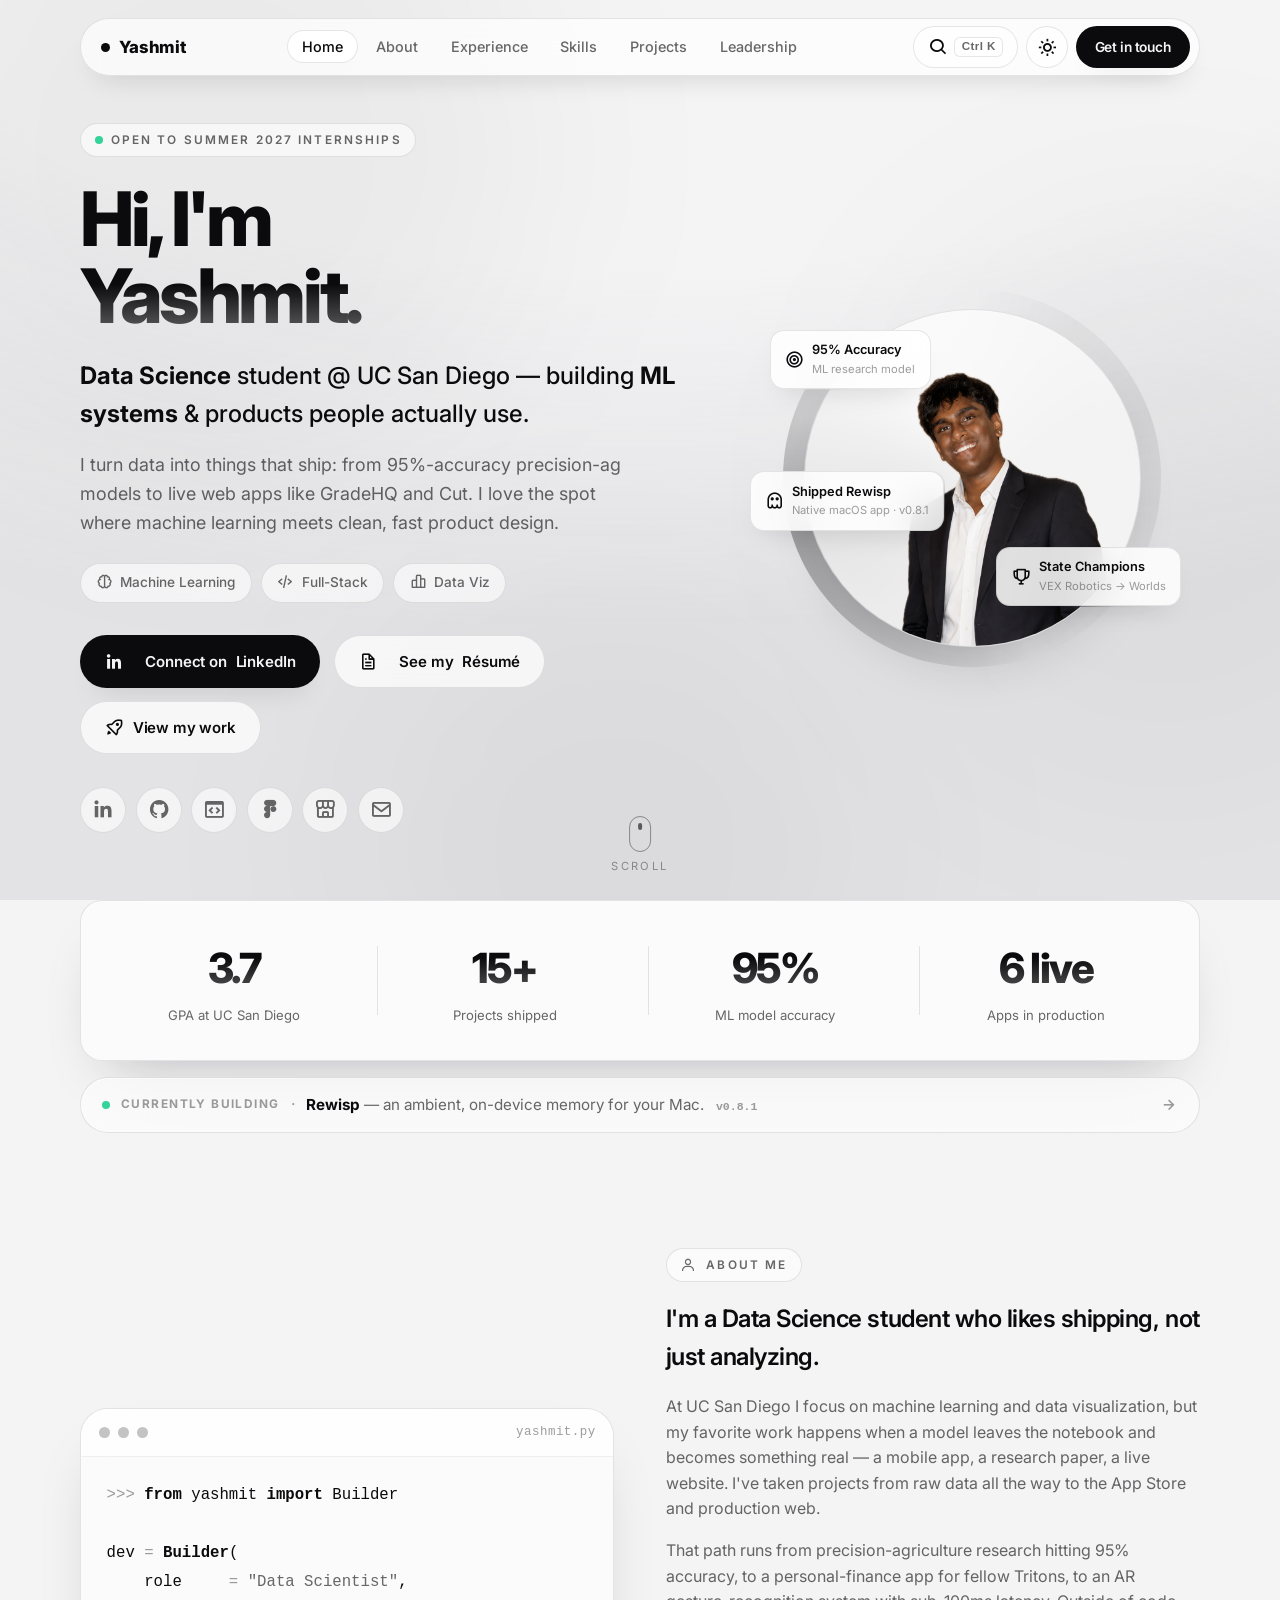
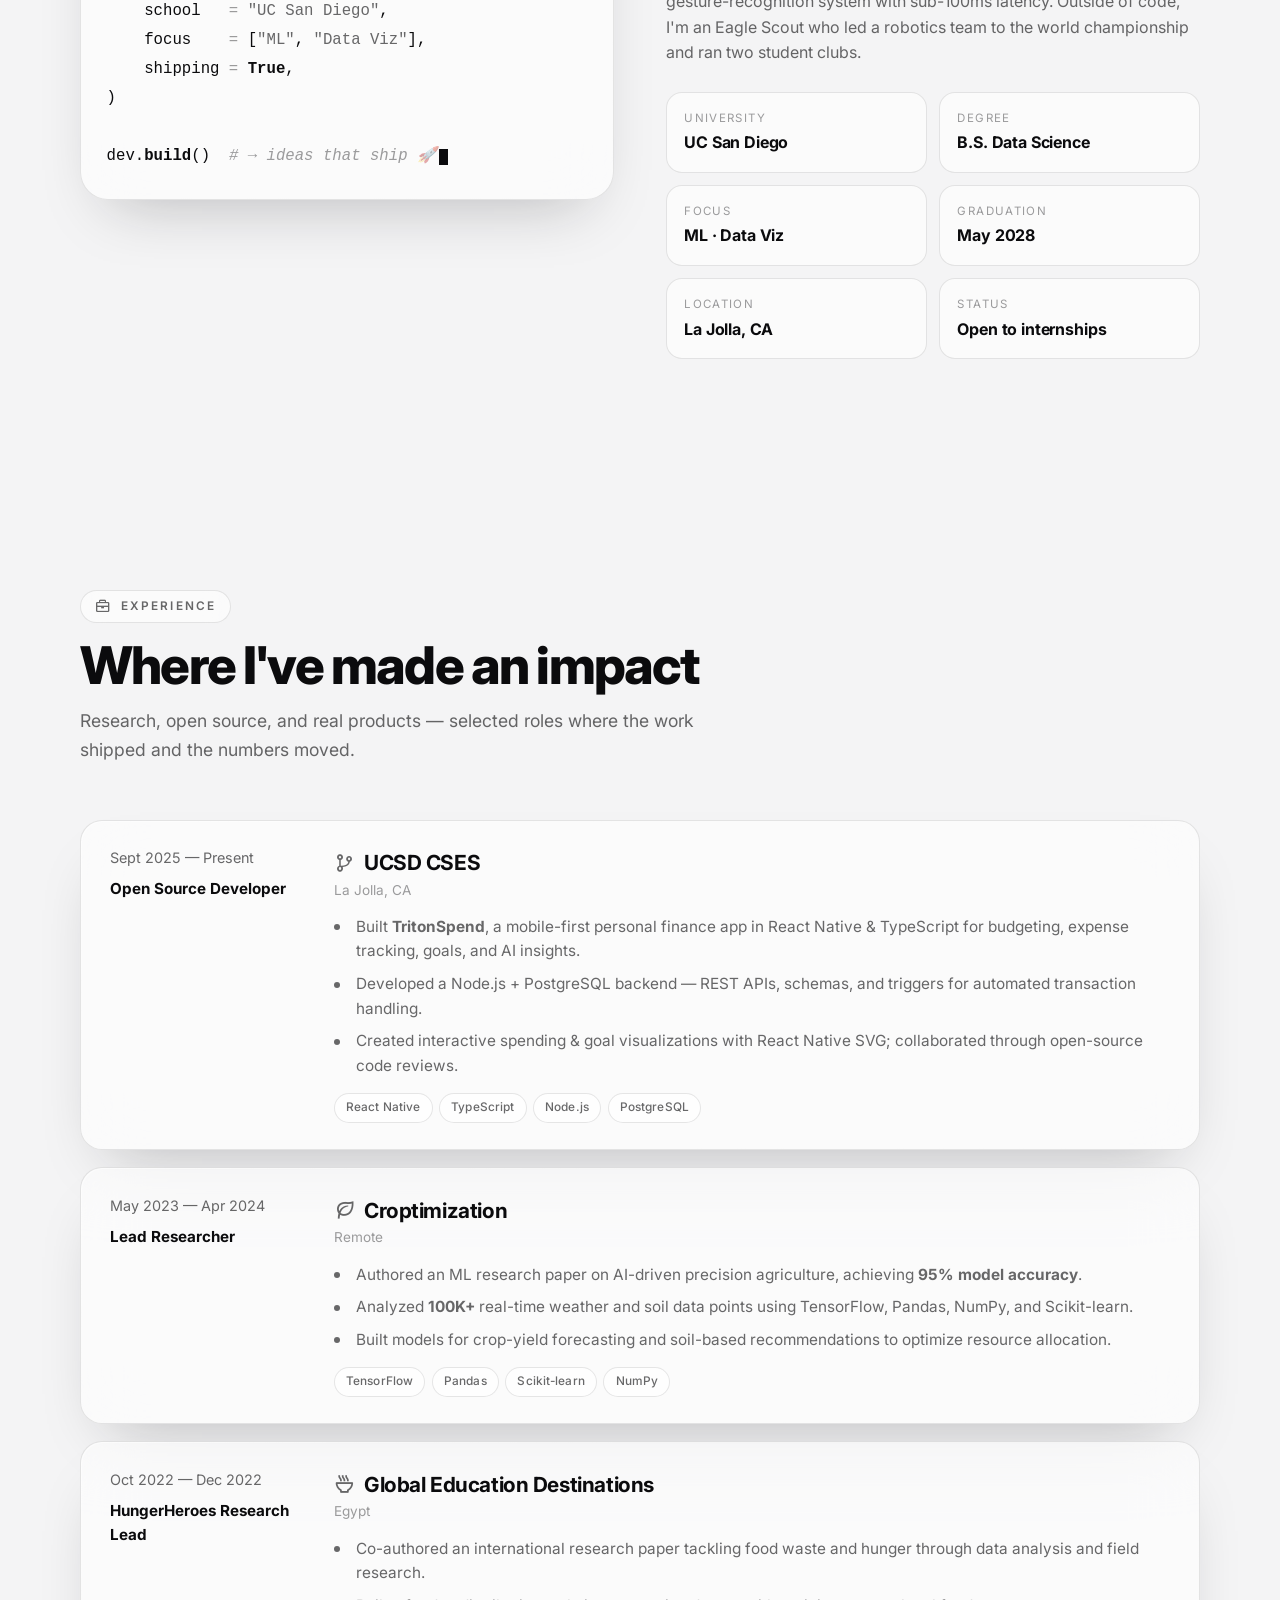
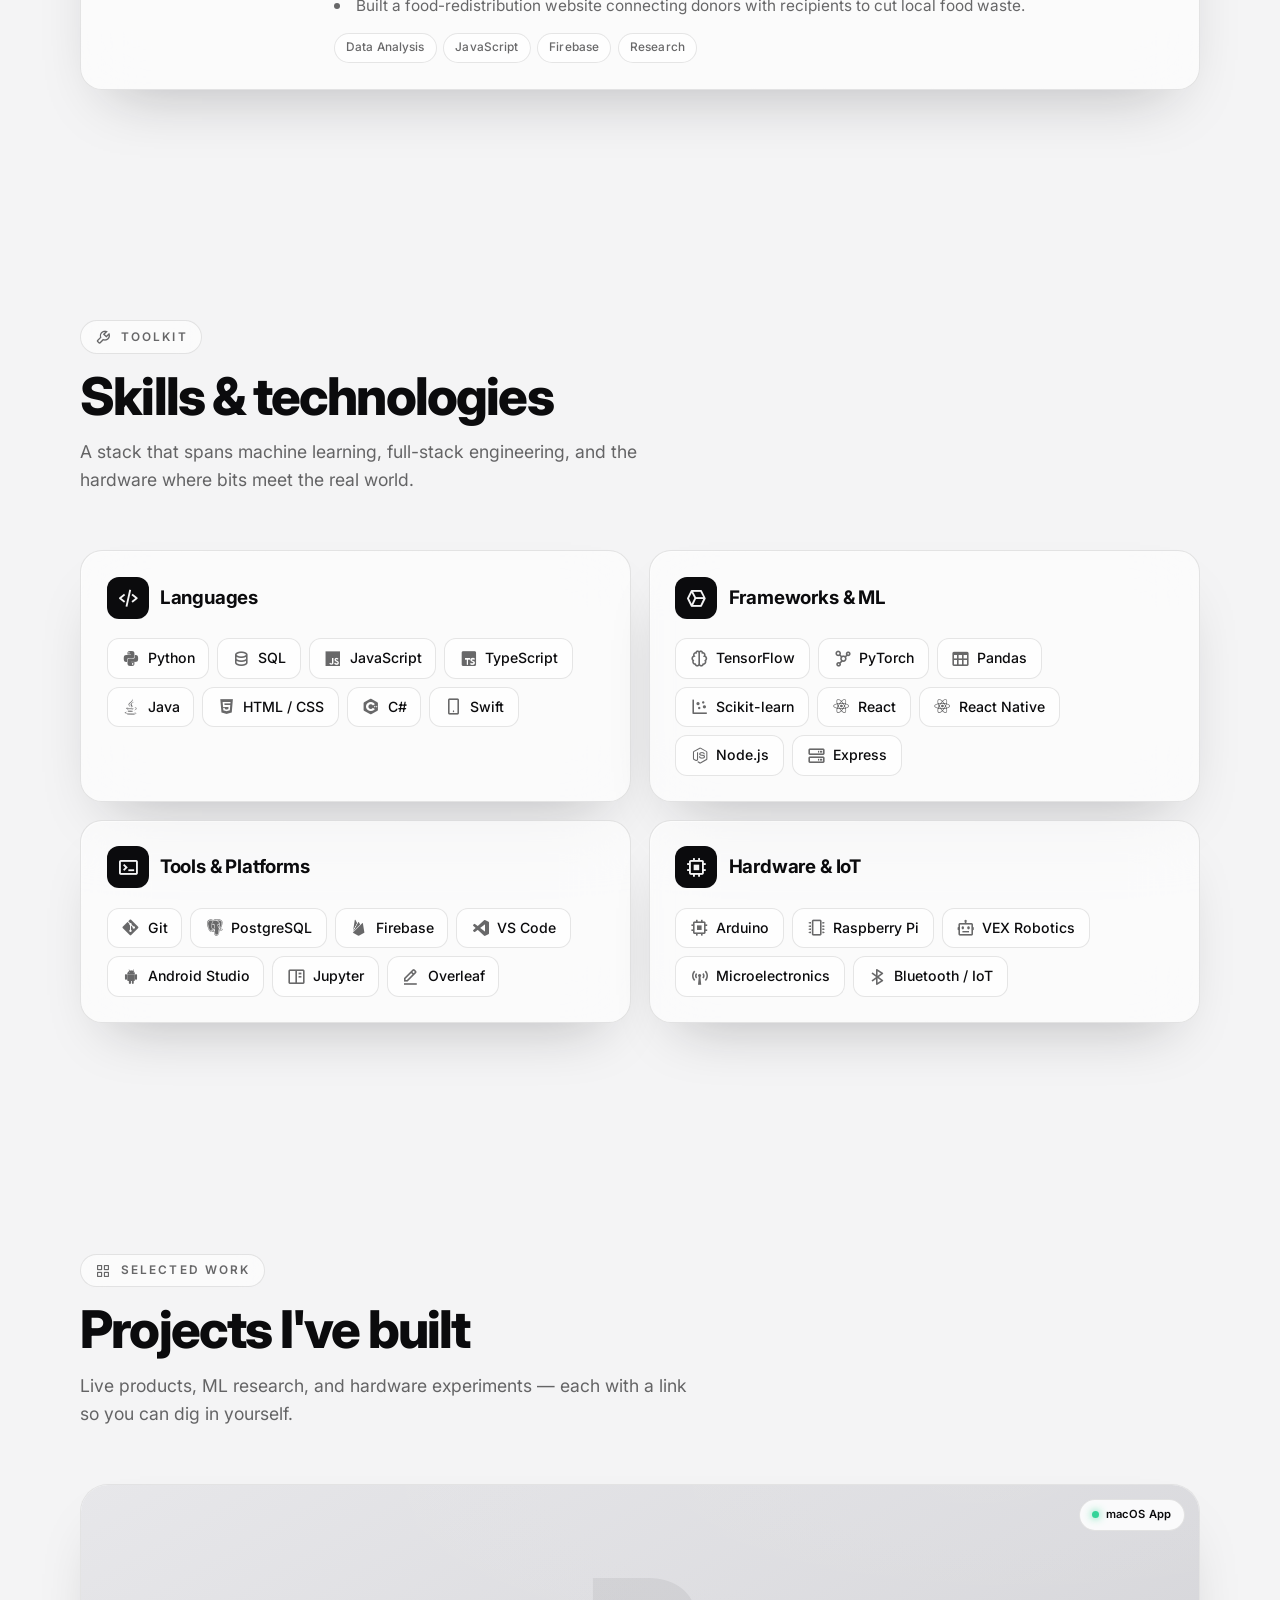
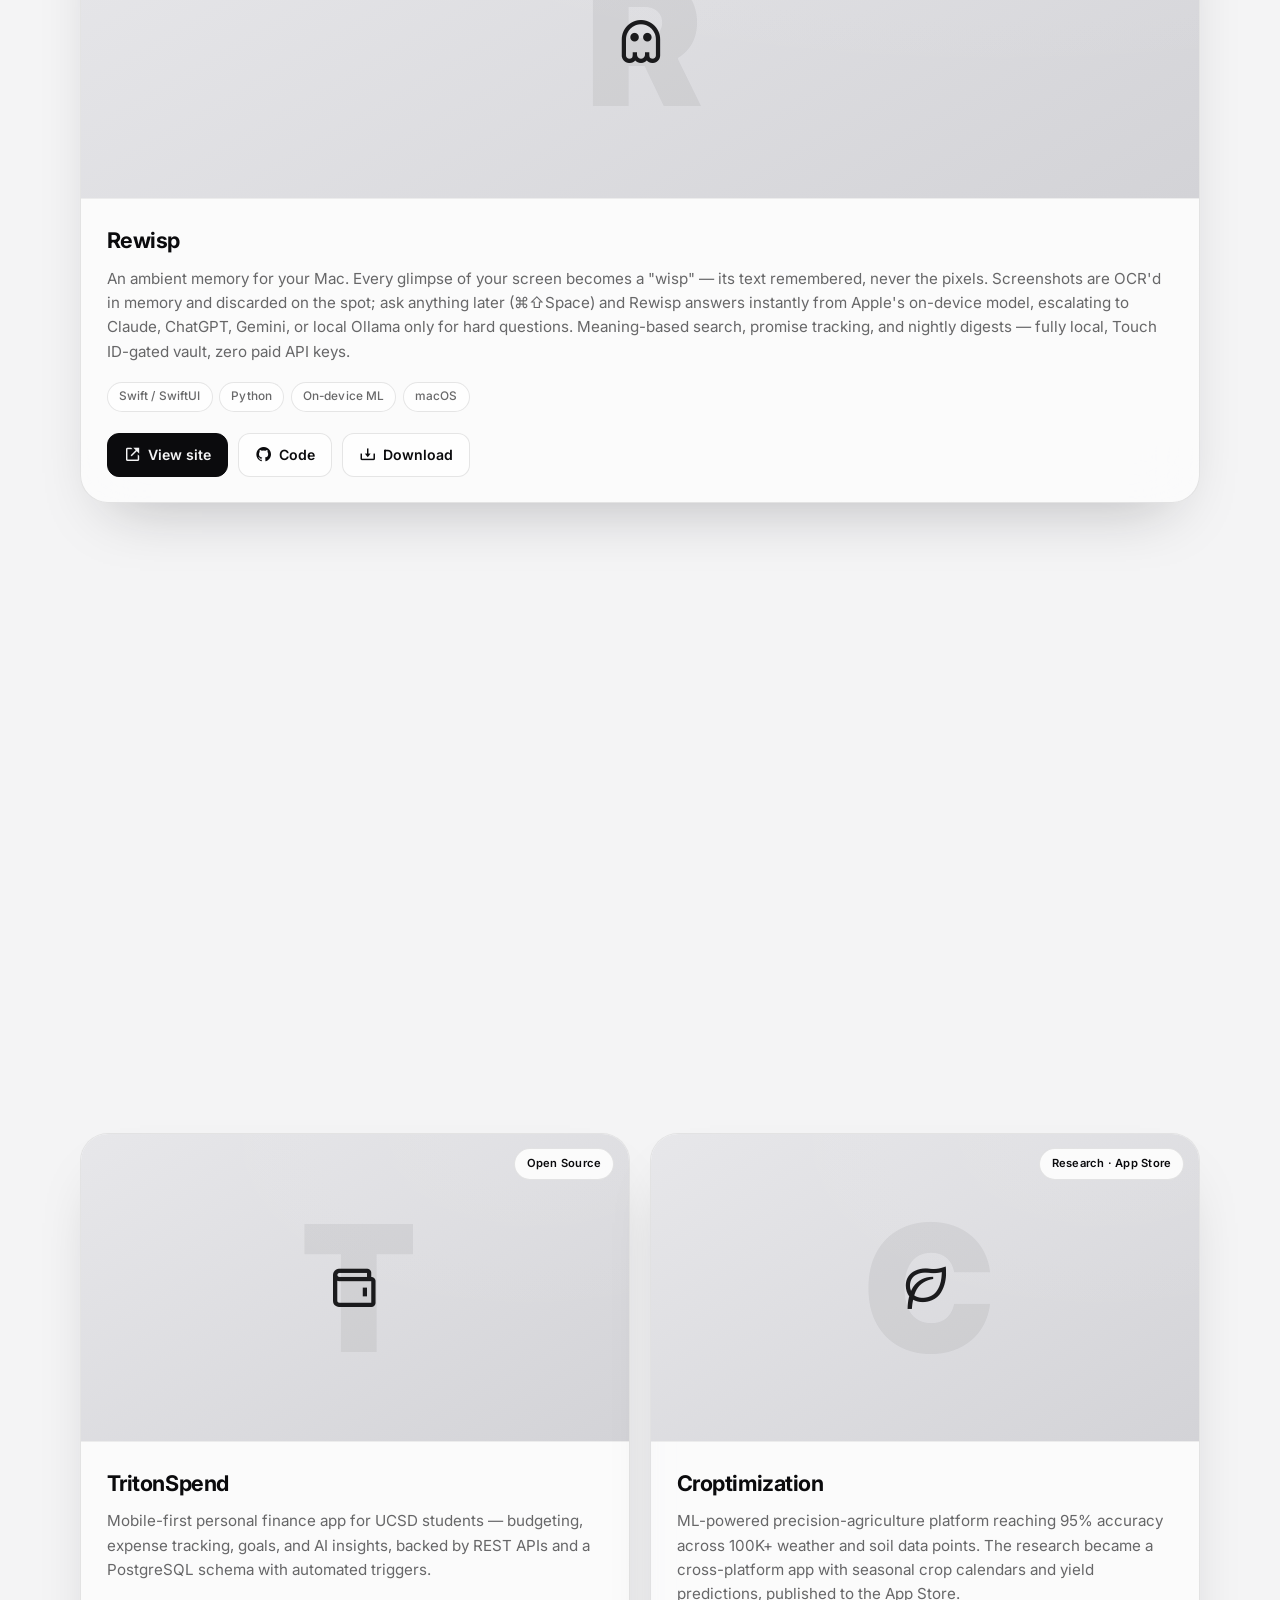
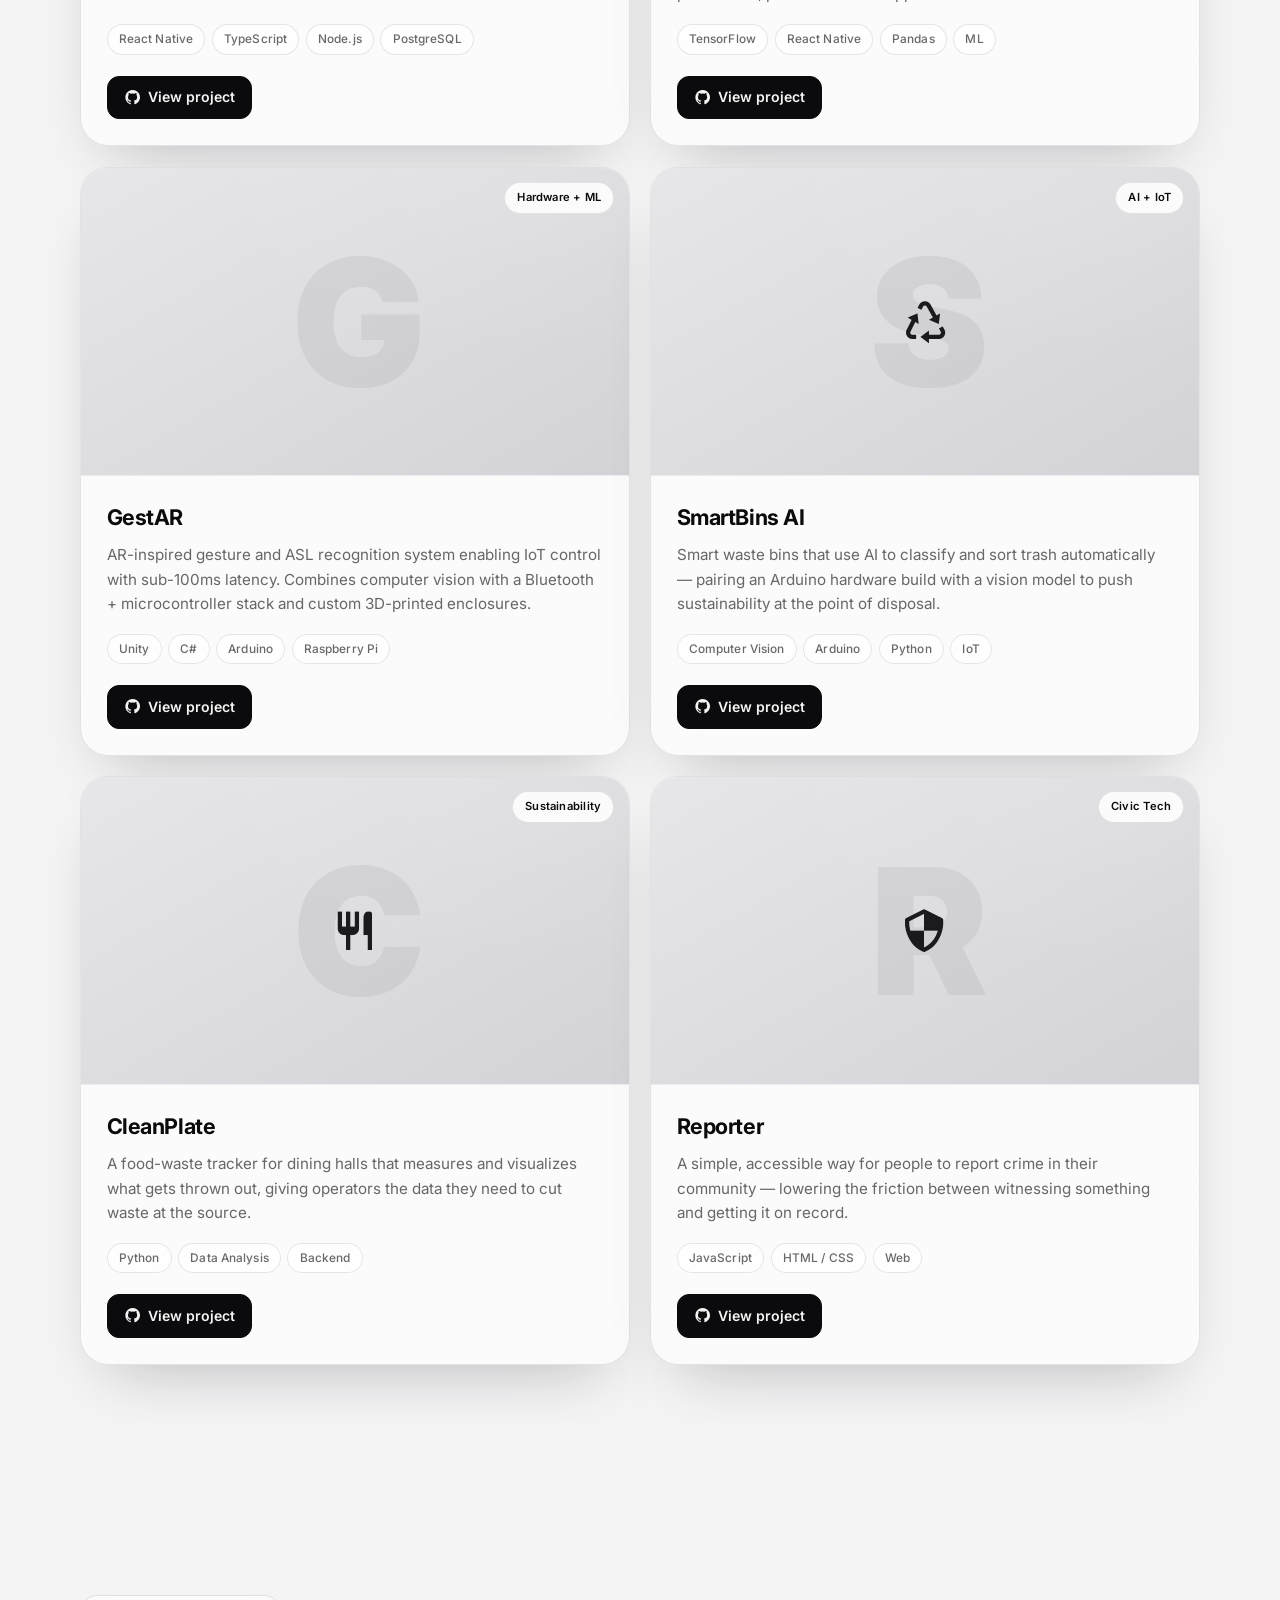
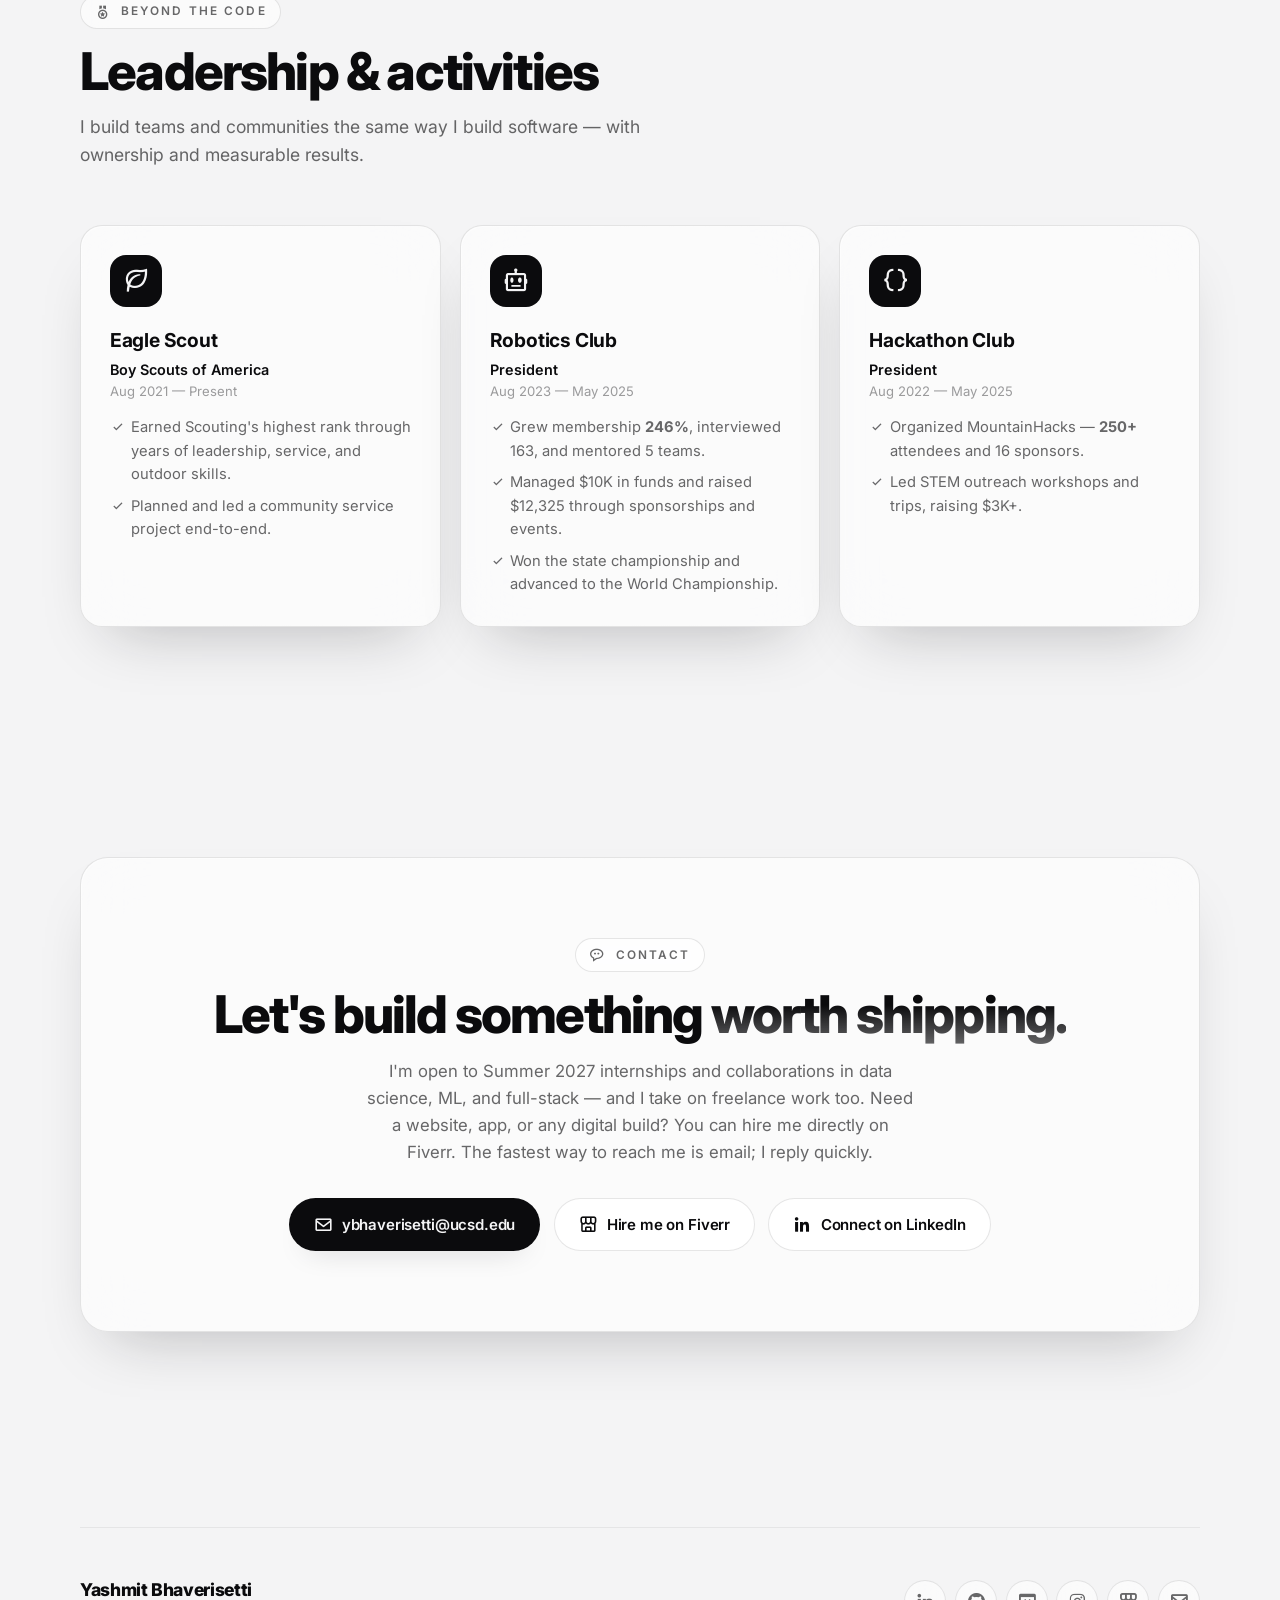
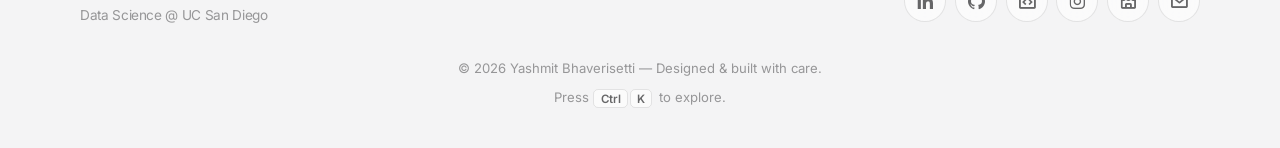
<file: index.html>
<!DOCTYPE html>
<html lang="en">
  <head>
    <meta charset="UTF-8" />
    <meta name="viewport" content="width=device-width, initial-scale=1.0" />
    <meta
      name="description"
      content="Yashmit Bhaverisetti — Data Science student at UC San Diego building ML systems, full-stack apps, and shipped products. Creator of GradeHQ and Cut."
    />
    <meta name="author" content="Yashmit Bhaverisetti" />
    <meta name="theme-color" content="#06070d" />
    <link rel="canonical" href="https://yashmitb.me/" />

    <!-- Open Graph -->
    <meta property="og:title" content="Yashmit Bhaverisetti | Data Science Portfolio" />
    <meta
      property="og:description"
      content="ML systems, full-stack apps, and shipped products from a UC San Diego Data Science student."
    />
    <meta property="og:type" content="website" />
    <meta property="og:url" content="https://yashmitb.me/" />
    <meta property="og:site_name" content="Yashmit Bhaverisetti" />
    <meta property="og:image" content="https://yashmitb.me/preview.png" />
    <meta property="og:image:width" content="2400" />
    <meta property="og:image:height" content="1260" />

    <!-- Twitter -->
    <meta name="twitter:card" content="summary_large_image" />
    <meta name="twitter:title" content="Yashmit Bhaverisetti | Data Science Portfolio" />
    <meta
      name="twitter:description"
      content="ML systems, full-stack apps, and shipped products from a UC San Diego Data Science student."
    />
    <meta name="twitter:image" content="https://yashmitb.me/preview.png" />

    <!-- Structured data -->
    <script type="application/ld+json">
      {
        "@context": "https://schema.org",
        "@type": "Person",
        "name": "Yashmit Bhaverisetti",
        "url": "https://yashmitb.me/",
        "email": "mailto:ybhaverisetti@ucsd.edu",
        "jobTitle": "Data Science Student",
        "affiliation": {
          "@type": "CollegeOrUniversity",
          "name": "University of California, San Diego"
        },
        "knowsAbout": [
          "Machine Learning",
          "Data Science",
          "Full-Stack Development",
          "Data Visualization"
        ],
        "sameAs": [
          "https://www.linkedin.com/in/yashmitb",
          "https://github.com/yashmitb",
          "https://devpost.com/yashmitb",
          "https://www.figma.com/@yashmit"
        ]
      }
    </script>

    <!-- Favicon -->
    <link rel="icon" type="image/svg+xml" href="assets/favicon.svg" />
    <link rel="mask-icon" href="assets/favicon.svg" color="#08080a" />
    <link rel="apple-touch-icon" href="assets/favicon.svg" />

    <link rel="preconnect" href="https://fonts.googleapis.com" />
    <link rel="preconnect" href="https://fonts.gstatic.com" crossorigin />
    <link rel="stylesheet" href="assets/css/styles.css?v=20260714c" />

    <!-- Box Icons -->
    <link
      href="https://unpkg.com/boxicons@2.1.4/css/boxicons.min.css"
      rel="stylesheet"
    />

    <title>Yashmit Bhaverisetti | Data Science Portfolio</title>
  </head>
  <body class="dark-theme">
    <a class="skip-link" href="#home">Skip to content</a>
    <!-- Atmosphere -->
    <div class="bg-orbs" aria-hidden="true">
      <span class="orb orb--1"></span>
      <span class="orb orb--2"></span>
      <span class="orb orb--3"></span>
    </div>
    <div class="progress" id="progress" aria-hidden="true"></div>

    <!--===== NAV =====-->
    <nav class="nav" id="nav">
      <a href="#home" class="nav__logo"><span class="dot"></span>Yashmit</a>

      <ul class="nav__list" id="nav-list">
        <li><a href="#home" class="nav__link active"><i class="bx bx-home-alt"></i>Home</a></li>
        <li><a href="#about" class="nav__link"><i class="bx bx-user"></i>About</a></li>
        <li><a href="#experience" class="nav__link"><i class="bx bx-briefcase"></i>Experience</a></li>
        <li><a href="#skills" class="nav__link"><i class="bx bx-wrench"></i>Skills</a></li>
        <li><a href="#projects" class="nav__link"><i class="bx bx-grid-alt"></i>Projects</a></li>
        <li><a href="#leadership" class="nav__link"><i class="bx bx-medal"></i>Leadership</a></li>
        <li class="nav__sep" aria-hidden="true"></li>
        <li class="nav__mobile-only">
          <a href="resume/" class="nav__link"><i class="bx bx-file"></i>Resume</a>
        </li>
        <li class="nav__mobile-only">
          <a href="#contact" class="nav__link nav__link--cta"><i class="bx bx-envelope"></i>Get in touch</a>
        </li>
      </ul>

      <div class="nav__right">
        <button
          class="theme-toggle palette-trigger"
          id="palette-trigger"
          aria-label="Open command palette"
          title="Search & commands (⌘K)"
        >
          <i class="bx bx-search"></i>
          <span class="palette-trigger__kbd" aria-hidden="true">⌘K</span>
        </button>
        <button class="theme-toggle" id="theme-toggle" aria-label="Toggle color theme">
          <i class="bx bx-moon"></i>
        </button>
        <a href="#contact" class="btn btn--primary nav__cta">Get in touch</a>
        <button class="nav__burger" id="burger" aria-label="Toggle menu">
          <i class="bx bx-menu"></i>
        </button>
      </div>
    </nav>
    <div class="nav-scrim" id="nav-scrim" aria-hidden="true"></div>

    <main>
      <!--===== HERO =====-->
      <header class="hero wrap" id="home">
        <div class="hero__copy">
          <span class="eyebrow hero__avail reveal">
            <span class="pulse"></span> Open to Summer 2027 internships
          </span>

          <h1 class="hero__title reveal" style="--d: 60ms">
            <span>Hi, I'm</span>
            <span class="grad-text">Yashmit.</span>
          </h1>

          <p class="hero__role reveal" style="--d: 140ms">
            <b>Data Science</b> student @ UC San Diego — building
            <b>ML systems</b> &amp; products people actually use.
          </p>

          <p class="hero__desc reveal" style="--d: 200ms">
            I turn data into things that ship: from 95%-accuracy precision-ag
            models to live web apps like GradeHQ and Cut. I love the spot where
            machine learning meets clean, fast product design.
          </p>

          <div class="hero__chips reveal" style="--d: 260ms">
            <span class="chip"><i class="bx bx-brain"></i> Machine Learning</span>
            <span class="chip"><i class="bx bx-code-alt"></i> Full-Stack</span>
            <span class="chip"><i class="bx bx-bar-chart-alt-2"></i> Data Viz</span>
          </div>

          <!-- mobile-only quick highlights -->
          <div class="hero__quick reveal" style="--d: 260ms" aria-label="Highlights">
            <div class="qf"><b>3.7</b><span>GPA</span></div>
            <div class="qf"><b>15+</b><span>Projects</span></div>
            <div class="qf"><b>6</b><span>Live apps</span></div>
          </div>

          <div class="hero__actions reveal" style="--d: 320ms">
            <a
              href="https://www.linkedin.com/in/yashmitb"
              target="_blank"
              rel="noopener"
              class="btn btn--primary"
            >
              <i class="bx bxl-linkedin"></i>&nbsp;<span class="btn__pre">Connect on </span>LinkedIn
            </a>
            <a href="resume/" class="btn btn--ghost">
              <i class="bx bx-file"></i>&nbsp;<span class="btn__pre">See my </span>Résumé
            </a>
            <a href="#projects" class="btn btn--ghost hero__action-more">
              <i class="bx bx-rocket"></i> View my work
            </a>
          </div>

          <div class="hero__social reveal" style="--d: 380ms">
            <a
              href="https://www.linkedin.com/in/yashmitb"
              target="_blank"
              rel="noopener"
              class="social-icon"
              aria-label="LinkedIn"
            ><i class="bx bxl-linkedin"></i></a>
            <a
              href="https://github.com/yashmitb"
              target="_blank"
              rel="noopener"
              class="social-icon"
              aria-label="GitHub"
            ><i class="bx bxl-github"></i></a>
            <a
              href="https://devpost.com/yashmitb"
              target="_blank"
              rel="noopener"
              class="social-icon"
              aria-label="Devpost"
            ><i class="bx bx-code-block"></i></a>
            <a
              href="https://www.figma.com/@yashmit"
              target="_blank"
              rel="noopener"
              class="social-icon"
              aria-label="Figma"
            ><i class="bx bxl-figma"></i></a>
            <a
              href="https://www.fiverr.com/s/qDm1Xzg"
              target="_blank"
              rel="noopener"
              class="social-icon"
              aria-label="Hire me on Fiverr"
              title="Hire me on Fiverr"
            ><i class="bx bx-store-alt"></i></a>
            <a
              href="mailto:ybhaverisetti@ucsd.edu"
              class="social-icon"
              aria-label="Email"
            ><i class="bx bx-envelope"></i></a>
          </div>
        </div>

        <div class="hero__media reveal" style="--d: 200ms">
          <div class="portrait" data-tilt>
            <span class="portrait__ring"></span>
            <div class="portrait__glass">
              <img
                src="assets/img/about-portrait.png"
                alt="Portrait of Yashmit Bhaverisetti"
              />
            </div>
            <div class="portrait__badge portrait__badge--1">
              <i class="bx bx-bullseye"></i>
              <span>95% Accuracy<small>ML research model</small></span>
            </div>
            <div class="portrait__badge portrait__badge--2">
              <i class="bx bx-trophy"></i>
              <span>State Champions<small>VEX Robotics → Worlds</small></span>
            </div>
            <div class="portrait__badge portrait__badge--3">
              <i class="bx bx-ghost"></i>
              <span>Shipped Rewisp<small>Native macOS app · v0.8.1</small></span>
            </div>
          </div>
        </div>

        <div class="scroll-cue" aria-hidden="true">
          <span class="mouse"></span>
          Scroll
        </div>
      </header>

      <!--===== STATS =====-->
      <section class="wrap" aria-label="Highlights" style="padding-top: 0">
        <div class="stats glass reveal">
          <div class="stat">
            <div class="stat__num grad-text" data-count="3.7" data-decimals="1">3.7</div>
            <div class="stat__label">GPA at UC San Diego</div>
          </div>
          <div class="stat">
            <div class="stat__num grad-text" data-count="15" data-suffix="+">15+</div>
            <div class="stat__label">Projects shipped</div>
          </div>
          <div class="stat">
            <div class="stat__num grad-text" data-count="95" data-suffix="%">95%</div>
            <div class="stat__label">ML model accuracy</div>
          </div>
          <div class="stat">
            <div class="stat__num grad-text" data-count="6" data-suffix=" live">6 live</div>
            <div class="stat__label">Apps in production</div>
          </div>
        </div>
      </section>

      <!--===== NOW BUILDING =====-->
      <section class="wrap" aria-label="Currently working on">
        <a
          href="https://yashmitb.github.io/Rewisp/"
          target="_blank"
          rel="noopener"
          class="now glass reveal"
        >
          <span class="now__pulse" aria-hidden="true"><span class="pulse"></span></span>
          <span class="now__label">Currently building</span>
          <span class="now__sep" aria-hidden="true">·</span>
          <span class="now__body">
            <b>Rewisp</b> — an ambient, on-device memory for your Mac.
            <span class="now__ver">v0.8.1</span>
          </span>
          <i class="bx bx-right-arrow-alt now__arrow" aria-hidden="true"></i>
        </a>
      </section>

      <!--===== ABOUT =====-->
      <section class="section wrap" id="about">
        <div class="about__grid">
          <div class="term glass reveal" data-tilt>
            <div class="term__bar">
              <span class="term__dot"></span>
              <span class="term__dot"></span>
              <span class="term__dot"></span>
              <span class="term__name">yashmit.py</span>
            </div>
            <pre class="term__body"><code><span class="c">&gt;&gt;&gt;</span> <span class="k">from</span> yashmit <span class="k">import</span> Builder

dev <span class="o">=</span> <span class="fn">Builder</span>(
    role     <span class="o">=</span> <span class="s">"Data Scientist"</span>,
    school   <span class="o">=</span> <span class="s">"UC San Diego"</span>,
    focus    <span class="o">=</span> [<span class="s">"ML"</span>, <span class="s">"Data Viz"</span>],
    shipping <span class="o">=</span> <span class="b">True</span>,
)

dev.<span class="fn">build</span>()  <span class="cm"># → ideas that ship 🚀</span><span class="cur"></span></code></pre>
          </div>

          <div class="reveal" style="--d: 120ms">
            <span class="eyebrow"><i class="bx bx-user"></i> About me</span>
            <p class="about__lead" style="margin-top: 1.1rem">
              I'm a Data Science student who likes shipping, not just analyzing.
            </p>
            <p class="about__text">
              At UC San Diego I focus on machine learning and data
              visualization, but my favorite work happens when a model leaves
              the notebook and becomes something real — a mobile app, a research
              paper, a live website. I've taken projects from raw data all the
              way to the App Store and production web.
            </p>
            <p class="about__text">
              That path runs from precision-agriculture research hitting 95%
              accuracy, to a personal-finance app for fellow Tritons, to an AR
              gesture-recognition system with sub-100ms latency. Outside of code,
              I'm an Eagle Scout who led a robotics team to the world
              championship and ran two student clubs.
            </p>

            <div class="about__facts">
              <div class="fact">
                <div class="fact__k">University</div>
                <div class="fact__v">UC San Diego</div>
              </div>
              <div class="fact">
                <div class="fact__k">Degree</div>
                <div class="fact__v">B.S. Data Science</div>
              </div>
              <div class="fact">
                <div class="fact__k">Focus</div>
                <div class="fact__v">ML · Data Viz</div>
              </div>
              <div class="fact">
                <div class="fact__k">Graduation</div>
                <div class="fact__v">May 2028</div>
              </div>
              <div class="fact">
                <div class="fact__k">Location</div>
                <div class="fact__v">La Jolla, CA</div>
              </div>
              <div class="fact">
                <div class="fact__k">Status</div>
                <div class="fact__v">Open to internships</div>
              </div>
            </div>
          </div>
        </div>
      </section>

      <!--===== EXPERIENCE =====-->
      <section class="section wrap" id="experience">
        <div class="section__head reveal">
          <span class="eyebrow"><i class="bx bx-briefcase"></i> Experience</span>
          <h2 class="section__title">Where I've made an impact</h2>
          <p class="section__sub">
            Research, open source, and real products — selected roles where the
            work shipped and the numbers moved.
          </p>
        </div>

        <div class="timeline">
          <article class="tl glass reveal">
            <div class="tl__when">
              Sept 2025 — Present
              <span class="role">Open Source Developer</span>
            </div>
            <div>
              <h3 class="tl__org"><i class="bx bx-git-branch"></i> UCSD CSES</h3>
              <p class="tl__place">La Jolla, CA</p>
              <ul class="tl__points">
                <li>
                  Built <b>TritonSpend</b>, a mobile-first personal finance app in
                  React Native &amp; TypeScript for budgeting, expense tracking,
                  goals, and AI insights.
                </li>
                <li>
                  Developed a Node.js + PostgreSQL backend — REST APIs, schemas,
                  and triggers for automated transaction handling.
                </li>
                <li>
                  Created interactive spending &amp; goal visualizations with
                  React Native SVG; collaborated through open-source code reviews.
                </li>
              </ul>
              <div class="tl__tags">
                <span class="tag">React Native</span>
                <span class="tag">TypeScript</span>
                <span class="tag">Node.js</span>
                <span class="tag">PostgreSQL</span>
              </div>
            </div>
          </article>

          <article class="tl glass reveal">
            <div class="tl__when">
              May 2023 — Apr 2024
              <span class="role">Lead Researcher</span>
            </div>
            <div>
              <h3 class="tl__org"><i class="bx bx-leaf"></i> Croptimization</h3>
              <p class="tl__place">Remote</p>
              <ul class="tl__points">
                <li>
                  Authored an ML research paper on AI-driven precision
                  agriculture, achieving <b>95% model accuracy</b>.
                </li>
                <li>
                  Analyzed <b>100K+</b> real-time weather and soil data points
                  using TensorFlow, Pandas, NumPy, and Scikit-learn.
                </li>
                <li>
                  Built models for crop-yield forecasting and soil-based
                  recommendations to optimize resource allocation.
                </li>
              </ul>
              <div class="tl__tags">
                <span class="tag">TensorFlow</span>
                <span class="tag">Pandas</span>
                <span class="tag">Scikit-learn</span>
                <span class="tag">NumPy</span>
              </div>
            </div>
          </article>

          <article class="tl glass reveal">
            <div class="tl__when">
              Oct 2022 — Dec 2022
              <span class="role">HungerHeroes Research Lead</span>
            </div>
            <div>
              <h3 class="tl__org"><i class="bx bx-bowl-hot"></i> Global Education Destinations</h3>
              <p class="tl__place">Egypt</p>
              <ul class="tl__points">
                <li>
                  Co-authored an international research paper tackling food waste
                  and hunger through data analysis and field research.
                </li>
                <li>
                  Built a food-redistribution website connecting donors with
                  recipients to cut local food waste.
                </li>
              </ul>
              <div class="tl__tags">
                <span class="tag">Data Analysis</span>
                <span class="tag">JavaScript</span>
                <span class="tag">Firebase</span>
                <span class="tag">Research</span>
              </div>
            </div>
          </article>
        </div>
      </section>

      <!--===== SKILLS =====-->
      <section class="section wrap" id="skills">
        <div class="section__head reveal">
          <span class="eyebrow"><i class="bx bx-wrench"></i> Toolkit</span>
          <h2 class="section__title">Skills &amp; technologies</h2>
          <p class="section__sub">
            A stack that spans machine learning, full-stack engineering, and the
            hardware where bits meet the real world.
          </p>
        </div>

        <div class="skills__grid">
          <article class="skillcat glass reveal">
            <div class="skillcat__head">
              <div class="skillcat__icon"><i class="bx bx-code-alt"></i></div>
              <h3 class="skillcat__title">Languages</h3>
            </div>
            <div class="skill-chips">
              <span class="skill"><i class="bx bxl-python"></i> Python</span>
              <span class="skill"><i class="bx bx-data"></i> SQL</span>
              <span class="skill"><i class="bx bxl-javascript"></i> JavaScript</span>
              <span class="skill"><i class="bx bxl-typescript"></i> TypeScript</span>
              <span class="skill"><i class="bx bxl-java"></i> Java</span>
              <span class="skill"><i class="bx bxl-html5"></i> HTML / CSS</span>
              <span class="skill"><i class="bx bxl-c-plus-plus"></i> C#</span>
              <span class="skill"><i class="bx bx-mobile-alt"></i> Swift</span>
            </div>
          </article>

          <article class="skillcat glass reveal" style="--d: 80ms">
            <div class="skillcat__head">
              <div class="skillcat__icon"><i class="bx bx-cube-alt"></i></div>
              <h3 class="skillcat__title">Frameworks &amp; ML</h3>
            </div>
            <div class="skill-chips">
              <span class="skill"><i class="bx bx-brain"></i> TensorFlow</span>
              <span class="skill"><i class="bx bx-network-chart"></i> PyTorch</span>
              <span class="skill"><i class="bx bx-table"></i> Pandas</span>
              <span class="skill"><i class="bx bx-scatter-chart"></i> Scikit-learn</span>
              <span class="skill"><i class="bx bxl-react"></i> React</span>
              <span class="skill"><i class="bx bxl-react"></i> React Native</span>
              <span class="skill"><i class="bx bxl-nodejs"></i> Node.js</span>
              <span class="skill"><i class="bx bx-server"></i> Express</span>
            </div>
          </article>

          <article class="skillcat glass reveal" style="--d: 120ms">
            <div class="skillcat__head">
              <div class="skillcat__icon"><i class="bx bx-terminal"></i></div>
              <h3 class="skillcat__title">Tools &amp; Platforms</h3>
            </div>
            <div class="skill-chips">
              <span class="skill"><i class="bx bxl-git"></i> Git</span>
              <span class="skill"><i class="bx bxl-postgresql"></i> PostgreSQL</span>
              <span class="skill"><i class="bx bxl-firebase"></i> Firebase</span>
              <span class="skill"><i class="bx bxl-visual-studio"></i> VS Code</span>
              <span class="skill"><i class="bx bxl-android"></i> Android Studio</span>
              <span class="skill"><i class="bx bx-book-content"></i> Jupyter</span>
              <span class="skill"><i class="bx bx-edit-alt"></i> Overleaf</span>
            </div>
          </article>

          <article class="skillcat glass reveal" style="--d: 160ms">
            <div class="skillcat__head">
              <div class="skillcat__icon"><i class="bx bx-chip"></i></div>
              <h3 class="skillcat__title">Hardware &amp; IoT</h3>
            </div>
            <div class="skill-chips">
              <span class="skill"><i class="bx bx-chip"></i> Arduino</span>
              <span class="skill"><i class="bx bx-microchip"></i> Raspberry Pi</span>
              <span class="skill"><i class="bx bx-bot"></i> VEX Robotics</span>
              <span class="skill"><i class="bx bx-broadcast"></i> Microelectronics</span>
              <span class="skill"><i class="bx bx-bluetooth"></i> Bluetooth / IoT</span>
            </div>
          </article>
        </div>
      </section>

      <!--===== PROJECTS =====-->
      <section class="section wrap" id="projects">
        <div class="section__head reveal">
          <span class="eyebrow"><i class="bx bx-grid-alt"></i> Selected work</span>
          <h2 class="section__title">Projects I've built</h2>
          <p class="section__sub">
            Live products, ML research, and hardware experiments — each with a
            link so you can dig in yourself.
          </p>
        </div>

        <div class="projects__grid">
          <!-- Rewisp -->
          <article
            class="card card--featured glass reveal"
            data-tilt
            style="--cover: linear-gradient(135deg, #ff6b9d, #6a5cff)"
          >
            <div class="card__cover">
              <span class="card__mono">R</span>
              <i class="bx bx-ghost card__glyph"></i>
              <span class="card__status"><span class="live"></span> macOS App</span>
            </div>
            <div class="card__body">
              <h3 class="card__title">Rewisp</h3>
              <p class="card__desc">
                An ambient memory for your Mac. Every glimpse of your screen
                becomes a "wisp" — its text remembered, never the pixels.
                Screenshots are OCR'd in memory and discarded on the spot; ask
                anything later (⌘⇧Space) and Rewisp answers instantly from
                Apple's on-device model, escalating to Claude, ChatGPT, Gemini,
                or local Ollama only for hard questions. Meaning-based search,
                promise tracking, and nightly digests — fully local, Touch
                ID-gated vault, zero paid API keys.
              </p>
              <div class="card__tags">
                <span class="tag">Swift / SwiftUI</span>
                <span class="tag">Python</span>
                <span class="tag">On-device ML</span>
                <span class="tag">macOS</span>
              </div>
              <div class="card__links">
                <a
                  href="https://yashmitb.github.io/Rewisp/"
                  target="_blank"
                  rel="noopener"
                  class="card__link card__link--primary"
                >
                  <i class="bx bx-link-external"></i> View site
                </a>
                <a
                  href="https://github.com/yashmitb/Rewisp"
                  target="_blank"
                  rel="noopener"
                  class="card__link"
                >
                  <i class="bx bxl-github"></i> Code
                </a>
                <a
                  href="https://github.com/yashmitb/Rewisp/releases/latest/download/Rewisp.dmg"
                  target="_blank"
                  rel="noopener"
                  class="card__link"
                >
                  <i class="bx bx-download"></i> Download
                </a>
              </div>
            </div>
          </article>

          <!-- GradeHQ -->
          <article
            class="card glass reveal"
            data-tilt
            style="--cover: linear-gradient(135deg, #6a5cff, #4aa3ff)"
          >
            <div class="card__cover">
              <span class="card__mono">G</span>
              <i class="bx bx-calculator card__glyph"></i>
              <span class="card__status"><span class="live"></span> Live</span>
            </div>
            <div class="card__body">
              <h3 class="card__title">GradeHQ</h3>
              <p class="card__desc">
                A free, private grade calculator for college students. Add your
                courses and grades and find out the exact score you need on
                what's left to land the grade you want — all computed in-browser.
              </p>
              <div class="card__tags">
                <span class="tag">Next.js</span>
                <span class="tag">TypeScript</span>
                <span class="tag">Tailwind</span>
              </div>
              <div class="card__links">
                <a
                  href="https://gradehq.vercel.app"
                  target="_blank"
                  rel="noopener"
                  class="card__link card__link--primary"
                >
                  <i class="bx bx-link-external"></i> Live demo
                </a>
                <a
                  href="https://github.com/yashmitb/gradecalc"
                  target="_blank"
                  rel="noopener"
                  class="card__link"
                >
                  <i class="bx bxl-github"></i> Code
                </a>
              </div>
            </div>
          </article>

          <!-- Cut -->
          <article
            class="card glass reveal"
            data-tilt
            style="--cover: linear-gradient(135deg, #19c37d, #5ad1ff)"
          >
            <div class="card__cover">
              <span class="card__mono">C</span>
              <i class="bx bx-camera card__glyph"></i>
              <span class="card__status"><span class="live"></span> Live</span>
            </div>
            <div class="card__body">
              <h3 class="card__title">Cut</h3>
              <p class="card__desc">
                AI-powered calorie &amp; nutrition tracker. Snap a photo of your
                meal and get an instant macro breakdown — built to make cutting
                effortless instead of tedious.
              </p>
              <div class="card__tags">
                <span class="tag">Next.js</span>
                <span class="tag">TypeScript</span>
                <span class="tag">AI Vision</span>
              </div>
              <div class="card__links">
                <a
                  href="https://cut-eta.vercel.app"
                  target="_blank"
                  rel="noopener"
                  class="card__link card__link--primary"
                >
                  <i class="bx bx-link-external"></i> Live demo
                </a>
                <a
                  href="https://github.com/yashmitb/cut"
                  target="_blank"
                  rel="noopener"
                  class="card__link"
                >
                  <i class="bx bxl-github"></i> Code
                </a>
              </div>
            </div>
          </article>

          <!-- TritonSpend -->
          <article
            class="card glass reveal"
            data-tilt
            style="--cover: linear-gradient(135deg, #4f7cff, #00d4c8)"
          >
            <div class="card__cover">
              <span class="card__mono">T</span>
              <i class="bx bx-wallet card__glyph"></i>
              <span class="card__status">Open Source</span>
            </div>
            <div class="card__body">
              <h3 class="card__title">TritonSpend</h3>
              <p class="card__desc">
                Mobile-first personal finance app for UCSD students — budgeting,
                expense tracking, goals, and AI insights, backed by REST APIs and
                a PostgreSQL schema with automated triggers.
              </p>
              <div class="card__tags">
                <span class="tag">React Native</span>
                <span class="tag">TypeScript</span>
                <span class="tag">Node.js</span>
                <span class="tag">PostgreSQL</span>
              </div>
              <div class="card__links">
                <a
                  href="https://github.com/CSES-Open-Source/TritonSpend"
                  target="_blank"
                  rel="noopener"
                  class="card__link card__link--primary"
                >
                  <i class="bx bxl-github"></i> View project
                </a>
              </div>
            </div>
          </article>

          <!-- Croptimization -->
          <article
            class="card glass reveal"
            data-tilt
            style="--cover: linear-gradient(135deg, #34c759, #a8e063)"
          >
            <div class="card__cover">
              <span class="card__mono">C</span>
              <i class="bx bx-leaf card__glyph"></i>
              <span class="card__status">Research · App Store</span>
            </div>
            <div class="card__body">
              <h3 class="card__title">Croptimization</h3>
              <p class="card__desc">
                ML-powered precision-agriculture platform reaching 95% accuracy
                across 100K+ weather and soil data points. The research became a
                cross-platform app with seasonal crop calendars and yield
                predictions, published to the App Store.
              </p>
              <div class="card__tags">
                <span class="tag">TensorFlow</span>
                <span class="tag">React Native</span>
                <span class="tag">Pandas</span>
                <span class="tag">ML</span>
              </div>
              <div class="card__links">
                <a
                  href="https://github.com/yashmitb/Crop-Web"
                  target="_blank"
                  rel="noopener"
                  class="card__link card__link--primary"
                >
                  <i class="bx bxl-github"></i> View project
                </a>
              </div>
            </div>
          </article>

          <!-- GestAR -->
          <article
            class="card glass reveal"
            data-tilt
            style="--cover: linear-gradient(135deg, #b06bff, #ff7eb6)"
          >
            <div class="card__cover">
              <span class="card__mono">G</span>
              <i class="bx bx-hand-up card__glyph"></i>
              <span class="card__status">Hardware + ML</span>
            </div>
            <div class="card__body">
              <h3 class="card__title">GestAR</h3>
              <p class="card__desc">
                AR-inspired gesture and ASL recognition system enabling IoT
                control with sub-100ms latency. Combines computer vision with a
                Bluetooth + microcontroller stack and custom 3D-printed
                enclosures.
              </p>
              <div class="card__tags">
                <span class="tag">Unity</span>
                <span class="tag">C#</span>
                <span class="tag">Arduino</span>
                <span class="tag">Raspberry Pi</span>
              </div>
              <div class="card__links">
                <a
                  href="https://github.com/yashmitb/GestAR_MLbackend"
                  target="_blank"
                  rel="noopener"
                  class="card__link card__link--primary"
                >
                  <i class="bx bxl-github"></i> View project
                </a>
              </div>
            </div>
          </article>

          <!-- SmartBins AI -->
          <article
            class="card glass reveal"
            data-tilt
            style="--cover: linear-gradient(135deg, #11998e, #38ef7d)"
          >
            <div class="card__cover">
              <span class="card__mono">S</span>
              <i class="bx bx-recycle card__glyph"></i>
              <span class="card__status">AI + IoT</span>
            </div>
            <div class="card__body">
              <h3 class="card__title">SmartBins AI</h3>
              <p class="card__desc">
                Smart waste bins that use AI to classify and sort trash
                automatically — pairing an Arduino hardware build with a vision
                model to push sustainability at the point of disposal.
              </p>
              <div class="card__tags">
                <span class="tag">Computer Vision</span>
                <span class="tag">Arduino</span>
                <span class="tag">Python</span>
                <span class="tag">IoT</span>
              </div>
              <div class="card__links">
                <a
                  href="https://github.com/yashmitb/SmartBins-AI"
                  target="_blank"
                  rel="noopener"
                  class="card__link card__link--primary"
                >
                  <i class="bx bxl-github"></i> View project
                </a>
              </div>
            </div>
          </article>

          <!-- CleanPlate -->
          <article
            class="card glass reveal"
            data-tilt
            style="--cover: linear-gradient(135deg, #ff8a3d, #ffd166)"
          >
            <div class="card__cover">
              <span class="card__mono">C</span>
              <i class="bx bx-restaurant card__glyph"></i>
              <span class="card__status">Sustainability</span>
            </div>
            <div class="card__body">
              <h3 class="card__title">CleanPlate</h3>
              <p class="card__desc">
                A food-waste tracker for dining halls that measures and
                visualizes what gets thrown out, giving operators the data they
                need to cut waste at the source.
              </p>
              <div class="card__tags">
                <span class="tag">Python</span>
                <span class="tag">Data Analysis</span>
                <span class="tag">Backend</span>
              </div>
              <div class="card__links">
                <a
                  href="https://github.com/yashmitb/CleanPlate-Backend"
                  target="_blank"
                  rel="noopener"
                  class="card__link card__link--primary"
                >
                  <i class="bx bxl-github"></i> View project
                </a>
              </div>
            </div>
          </article>

          <!-- Crime Reporter -->
          <article
            class="card glass reveal"
            data-tilt
            style="--cover: linear-gradient(135deg, #ff5f6d, #ffc371)"
          >
            <div class="card__cover">
              <span class="card__mono">R</span>
              <i class="bx bx-shield-quarter card__glyph"></i>
              <span class="card__status">Civic Tech</span>
            </div>
            <div class="card__body">
              <h3 class="card__title">Reporter</h3>
              <p class="card__desc">
                A simple, accessible way for people to report crime in their
                community — lowering the friction between witnessing something and
                getting it on record.
              </p>
              <div class="card__tags">
                <span class="tag">JavaScript</span>
                <span class="tag">HTML / CSS</span>
                <span class="tag">Web</span>
              </div>
              <div class="card__links">
                <a
                  href="https://github.com/yashmitb/reporter-main"
                  target="_blank"
                  rel="noopener"
                  class="card__link card__link--primary"
                >
                  <i class="bx bxl-github"></i> View project
                </a>
              </div>
            </div>
          </article>
        </div>
      </section>

      <!--===== LEADERSHIP =====-->
      <section class="section wrap" id="leadership">
        <div class="section__head reveal">
          <span class="eyebrow"><i class="bx bx-medal"></i> Beyond the code</span>
          <h2 class="section__title">Leadership &amp; activities</h2>
          <p class="section__sub">
            I build teams and communities the same way I build software — with
            ownership and measurable results.
          </p>
        </div>

        <div class="lead__grid">
          <article class="lead glass reveal">
            <div class="lead__icon"><i class="bx bx-leaf"></i></div>
            <h3 class="lead__title">Eagle Scout</h3>
            <p class="lead__role">Boy Scouts of America</p>
            <p class="lead__when">Aug 2021 — Present</p>
            <ul class="lead__points">
              <li>
                <i class="bx bx-check"></i> Earned Scouting's highest rank through
                years of leadership, service, and outdoor skills.
              </li>
              <li>
                <i class="bx bx-check"></i> Planned and led a community service
                project end-to-end.
              </li>
            </ul>
          </article>

          <article class="lead glass reveal" style="--d: 100ms">
            <div class="lead__icon"><i class="bx bx-bot"></i></div>
            <h3 class="lead__title">Robotics Club</h3>
            <p class="lead__role">President</p>
            <p class="lead__when">Aug 2023 — May 2025</p>
            <ul class="lead__points">
              <li>
                <i class="bx bx-check"></i> Grew membership <b>246%</b>, interviewed
                163, and mentored 5 teams.
              </li>
              <li>
                <i class="bx bx-check"></i> Managed $10K in funds and raised
                $12,325 through sponsorships and events.
              </li>
              <li>
                <i class="bx bx-check"></i> Won the state championship and advanced
                to the World Championship.
              </li>
            </ul>
          </article>

          <article class="lead glass reveal" style="--d: 200ms">
            <div class="lead__icon"><i class="bx bx-code-curly"></i></div>
            <h3 class="lead__title">Hackathon Club</h3>
            <p class="lead__role">President</p>
            <p class="lead__when">Aug 2022 — May 2025</p>
            <ul class="lead__points">
              <li>
                <i class="bx bx-check"></i> Organized MountainHacks — <b>250+</b>
                attendees and 16 sponsors.
              </li>
              <li>
                <i class="bx bx-check"></i> Led STEM outreach workshops and trips,
                raising $3K+.
              </li>
            </ul>
          </article>
        </div>
      </section>

      <!--===== CONTACT =====-->
      <section class="section wrap" id="contact">
        <div class="contact glass reveal">
          <span class="eyebrow"><i class="bx bx-message-rounded-dots"></i> Contact</span>
          <h2 style="margin-top: 1rem">
            Let's build something <span class="grad-text">worth shipping.</span>
          </h2>
          <p>
            I'm open to Summer 2027 internships and collaborations in data
            science, ML, and full-stack — and I take on freelance work too. Need
            a website, app, or any digital build? You can hire me directly on
            Fiverr. The fastest way to reach me is email; I reply quickly.
          </p>
          <div class="contact__actions">
            <a href="mailto:ybhaverisetti@ucsd.edu" class="btn btn--primary">
              <i class="bx bx-envelope"></i> ybhaverisetti@ucsd.edu
            </a>
            <a
              href="https://www.fiverr.com/s/qDm1Xzg"
              target="_blank"
              rel="noopener"
              class="btn btn--ghost"
            >
              <i class="bx bx-store-alt"></i> Hire me on Fiverr
            </a>
            <a
              href="https://www.linkedin.com/in/yashmitb"
              target="_blank"
              rel="noopener"
              class="btn btn--ghost"
            >
              <i class="bx bxl-linkedin"></i> Connect on LinkedIn
            </a>
          </div>
        </div>
      </section>
    </main>

    <!--===== FOOTER =====-->
    <footer class="footer wrap">
      <div class="footer__inner">
        <div class="footer__brand">
          Yashmit Bhaverisetti
          <span>Data Science @ UC San Diego</span>
        </div>
        <div class="footer__social">
          <a
            href="https://www.linkedin.com/in/yashmitb"
            target="_blank"
            rel="noopener"
            class="social-icon"
            aria-label="LinkedIn"
          ><i class="bx bxl-linkedin"></i></a>
          <a
            href="https://github.com/yashmitb"
            target="_blank"
            rel="noopener"
            class="social-icon"
            aria-label="GitHub"
          ><i class="bx bxl-github"></i></a>
          <a
            href="https://devpost.com/yashmitb"
            target="_blank"
            rel="noopener"
            class="social-icon"
            aria-label="Devpost"
          ><i class="bx bx-code-block"></i></a>
          <a
            href="https://www.instagram.com/yashmit.bhaverisetti/"
            target="_blank"
            rel="noopener"
            class="social-icon"
            aria-label="Instagram"
          ><i class="bx bxl-instagram"></i></a>
          <a
            href="https://www.fiverr.com/s/qDm1Xzg"
            target="_blank"
            rel="noopener"
            class="social-icon"
            aria-label="Hire me on Fiverr"
            title="Hire me on Fiverr"
          ><i class="bx bx-store-alt"></i></a>
          <a
            href="mailto:ybhaverisetti@ucsd.edu"
            class="social-icon"
            aria-label="Email"
          ><i class="bx bx-envelope"></i></a>
        </div>
      </div>
      <p class="footer__copy">
        © <span id="year">2026</span> Yashmit Bhaverisetti — Designed &amp; built
        with care.
        <span class="footer__hint">Press <kbd>⌘</kbd><kbd>K</kbd> to explore.</span>
      </p>
    </footer>

    <!--===== COMMAND PALETTE =====-->
    <div class="palette" id="palette" hidden>
      <div class="palette__scrim" id="palette-scrim"></div>
      <div
        class="palette__panel glass"
        role="dialog"
        aria-modal="true"
        aria-label="Command palette"
      >
        <div class="palette__search">
          <i class="bx bx-search" aria-hidden="true"></i>
          <input
            type="text"
            id="palette-input"
            placeholder="Search sections, projects, actions…"
            autocomplete="off"
            spellcheck="false"
            aria-label="Search commands"
            role="combobox"
            aria-expanded="true"
            aria-controls="palette-list"
            aria-activedescendant=""
          />
          <button class="palette__esc" id="palette-close" aria-label="Close palette">esc</button>
        </div>
        <ul class="palette__list" id="palette-list" role="listbox" aria-label="Commands"></ul>
        <div class="palette__foot" aria-hidden="true">
          <span><kbd>↑</kbd><kbd>↓</kbd> navigate</span>
          <span><kbd>↵</kbd> select</span>
          <span><kbd>esc</kbd> close</span>
        </div>
      </div>
    </div>

    <!-- Toast for copy feedback -->
    <div class="toast" id="toast" role="status" aria-live="polite"></div>

    <!-- Back to top -->
    <button class="to-top" id="to-top" aria-label="Back to top">
      <i class="bx bx-chevron-up"></i>
    </button>

    <script src="assets/js/main.js?v=20260714c"></script>
    <script
      data-goatcounter="https://yashmitb.goatcounter.com/count"
      async
      src="//gc.zgo.at/count.js"
    ></script>
  </body>
</html>
</file>
<file: assets/css/styles.css>
/* =============================================================
   Yashmit Bhaverisetti — Portfolio
   Minimal monochrome "liquid glass" — ink & paper
   ============================================================= */

/* ===== FONTS ===== */
@import url("https://fonts.googleapis.com/css2?family=Inter:wght@300;400;500;600;700;800;900&display=swap");

/* ===== DESIGN TOKENS ===== */
:root {
  --font: "Inter", -apple-system, BlinkMacSystemFont, "SF Pro Display",
    "Segoe UI", Roboto, Helvetica, Arial, sans-serif;

  /* Layout */
  --max: 1120px;
  --nav-h: 72px;
  --radius-xl: 28px;
  --radius-lg: 22px;
  --radius-md: 16px;
  --radius-sm: 12px;

  /* Motion */
  --ease: cubic-bezier(0.22, 1, 0.36, 1);
  --ease-spring: cubic-bezier(0.34, 1.56, 0.64, 1);

  /* The single functional accent — used only for "live" / "available" */
  --pop: #34d399;

  /* THEME: DARK (default) */
  --bg: #08080a;
  --bg-2: #0e0e11;
  --text: #f4f4f5;
  --text-soft: rgba(244, 244, 245, 0.6);
  --text-faint: rgba(244, 244, 245, 0.36);

  --glass: rgba(255, 255, 255, 0.04);
  --glass-2: rgba(255, 255, 255, 0.06);
  --glass-strong: rgba(255, 255, 255, 0.1);
  --stroke: rgba(255, 255, 255, 0.1);
  --stroke-soft: rgba(255, 255, 255, 0.06);
  --sheen: rgba(255, 255, 255, 0.45);
  --shadow: 0 30px 70px -28px rgba(0, 0, 0, 0.8);
  --shadow-sm: 0 12px 30px -16px rgba(0, 0, 0, 0.7);
  --glare: rgba(255, 255, 255, 0.1);

  --cover-bg: linear-gradient(150deg, #1c1c20, #0c0c0e);
  --mono-faint: rgba(255, 255, 255, 0.05);
  --menu-bg: rgba(10, 10, 13, 0.94);
  --scrim: rgba(0, 0, 0, 0.5);

  --blob-1: rgba(255, 255, 255, 0.05);
  --blob-2: rgba(255, 255, 255, 0.035);
  --blob-3: rgba(255, 255, 255, 0.04);
}

body.light-theme {
  --bg: #f4f4f5;
  --bg-2: #ebebed;
  --text: #0b0b0d;
  --text-soft: rgba(11, 11, 13, 0.62);
  --text-faint: rgba(11, 11, 13, 0.4);

  --glass: rgba(255, 255, 255, 0.6);
  --glass-2: rgba(255, 255, 255, 0.72);
  --glass-strong: rgba(255, 255, 255, 0.86);
  --stroke: rgba(11, 11, 13, 0.1);
  --stroke-soft: rgba(11, 11, 13, 0.06);
  --sheen: rgba(255, 255, 255, 0.95);
  --shadow: 0 30px 60px -30px rgba(20, 20, 25, 0.28);
  --shadow-sm: 0 14px 30px -18px rgba(20, 20, 25, 0.22);
  --glare: rgba(255, 255, 255, 0.7);

  --cover-bg: linear-gradient(150deg, #e7e7ea, #d3d3d7);
  --mono-faint: rgba(11, 11, 13, 0.06);
  --menu-bg: rgba(244, 244, 245, 0.96);
  --scrim: rgba(40, 40, 50, 0.35);

  --blob-1: rgba(0, 0, 0, 0.04);
  --blob-2: rgba(0, 0, 0, 0.03);
  --blob-3: rgba(0, 0, 0, 0.035);
}

/* ===== RESET ===== */
*,
*::before,
*::after {
  margin: 0;
  padding: 0;
  box-sizing: border-box;
}

html {
  scroll-behavior: smooth;
  scroll-padding-top: calc(var(--nav-h) + 24px);
  -webkit-text-size-adjust: 100%;
}

body {
  font-family: var(--font);
  background: var(--bg);
  color: var(--text);
  line-height: 1.6;
  overflow-x: hidden;
  -webkit-font-smoothing: antialiased;
  text-rendering: optimizeLegibility;
  transition: background 0.6s var(--ease), color 0.4s var(--ease);
}

a {
  color: inherit;
  text-decoration: none;
}
img,
svg {
  display: block;
  max-width: 100%;
}
ul {
  list-style: none;
}

::selection {
  background: var(--text);
  color: var(--bg);
}

/* ===== ATMOSPHERE (subtle monochrome glow) ===== */
.bg-orbs {
  position: fixed;
  inset: 0;
  z-index: -2;
  overflow: hidden;
  pointer-events: none;
}
.bg-orbs::after {
  content: "";
  position: absolute;
  inset: 0;
  background: radial-gradient(
    120% 80% at 50% -10%,
    transparent 45%,
    rgba(0, 0, 0, 0.4) 100%
  );
}
body.light-theme .bg-orbs::after {
  background: radial-gradient(
    120% 80% at 50% -10%,
    transparent 50%,
    rgba(150, 150, 160, 0.18) 100%
  );
}
.orb {
  position: absolute;
  border-radius: 50%;
  filter: blur(100px);
  will-change: transform;
}
.orb--1 {
  width: 52vw;
  height: 52vw;
  background: var(--blob-1);
  top: -14vw;
  left: -10vw;
  animation: drift1 24s var(--ease) infinite alternate;
}
.orb--2 {
  width: 46vw;
  height: 46vw;
  background: var(--blob-2);
  top: 22vh;
  right: -14vw;
  animation: drift2 28s var(--ease) infinite alternate;
}
.orb--3 {
  width: 44vw;
  height: 44vw;
  background: var(--blob-3);
  bottom: -18vw;
  left: 26vw;
  animation: drift3 32s var(--ease) infinite alternate;
}
@keyframes drift1 {
  to {
    transform: translate(12vw, 8vh) scale(1.1);
  }
}
@keyframes drift2 {
  to {
    transform: translate(-8vw, 6vh) scale(1.08);
  }
}
@keyframes drift3 {
  to {
    transform: translate(6vw, -8vh) scale(1.12);
  }
}

/* ===== SCROLL PROGRESS ===== */
.progress {
  position: fixed;
  top: 0;
  left: 0;
  height: 2px;
  width: 0%;
  z-index: 200;
  background: var(--text);
  transition: width 0.08s linear;
}

/* ===== LAYOUT HELPERS ===== */
.wrap {
  width: min(100% - 2.5rem, var(--max));
  margin-inline: auto;
}
.section {
  padding-block: clamp(4rem, 9vw, 7.5rem);
  position: relative;
}
.eyebrow {
  display: inline-flex;
  align-items: center;
  gap: 0.5rem;
  font-size: 0.74rem;
  font-weight: 600;
  letter-spacing: 0.18em;
  text-transform: uppercase;
  color: var(--text-soft);
  padding: 0.4rem 0.85rem;
  border-radius: 999px;
  background: var(--glass);
  border: 1px solid var(--stroke);
  -webkit-backdrop-filter: blur(12px);
  backdrop-filter: blur(12px);
}
.eyebrow i {
  font-size: 1rem;
  color: var(--text-soft);
}
.section__head {
  margin-bottom: clamp(2rem, 5vw, 3.5rem);
}
.section__title {
  font-size: clamp(2rem, 5.5vw, 3.25rem);
  font-weight: 800;
  letter-spacing: -0.035em;
  line-height: 1.05;
  margin-top: 1rem;
}
.section__sub {
  margin-top: 0.85rem;
  color: var(--text-soft);
  font-size: clamp(1rem, 1.6vw, 1.1rem);
  max-width: 56ch;
}

/* Monochrome "gradient" text — a quiet vertical fade, not rainbow */
.grad-text {
  background: linear-gradient(180deg, var(--text) 35%, var(--text-soft));
  -webkit-background-clip: text;
  background-clip: text;
  -webkit-text-fill-color: transparent;
}

/* ===== GLASS PRIMITIVE ===== */
.glass {
  background: var(--glass);
  border: 1px solid var(--stroke);
  -webkit-backdrop-filter: blur(30px) saturate(120%);
  backdrop-filter: blur(30px) saturate(120%);
  box-shadow: var(--shadow);
  position: relative;
}
.glass::before {
  content: "";
  position: absolute;
  inset: 0;
  border-radius: inherit;
  padding: 1px;
  background: linear-gradient(
    160deg,
    var(--sheen),
    transparent 30%,
    transparent 70%,
    rgba(255, 255, 255, 0.06)
  );
  -webkit-mask: linear-gradient(#000 0 0) content-box, linear-gradient(#000 0 0);
  -webkit-mask-composite: xor;
  mask-composite: exclude;
  opacity: 0.6;
  pointer-events: none;
}

/* ===== BUTTONS ===== */
.btn {
  --pad-y: 0.85rem;
  display: inline-flex;
  align-items: center;
  justify-content: center;
  gap: 0.55rem;
  padding: var(--pad-y) 1.5rem;
  border-radius: 999px;
  font-weight: 600;
  font-size: 0.94rem;
  letter-spacing: -0.01em;
  cursor: pointer;
  border: 1px solid transparent;
  position: relative;
  isolation: isolate;
  transition: transform 0.4s var(--ease-spring), box-shadow 0.4s var(--ease),
    background 0.3s var(--ease), color 0.3s var(--ease), opacity 0.3s var(--ease),
    translate 0.3s var(--ease);
  will-change: transform;
}
.btn i {
  font-size: 1.2rem;
}
.btn:hover {
  transform: translateY(-3px);
}
.btn:active {
  transform: translateY(-1px) scale(0.985);
}

/* Solid ink button — inverts against the page */
.btn--primary {
  color: var(--bg);
  background: var(--text);
  box-shadow: var(--shadow-sm);
}
.btn--primary:hover {
  opacity: 0.88;
}
.btn--ghost {
  color: var(--text);
  background: var(--glass-2);
  border-color: var(--stroke);
  -webkit-backdrop-filter: blur(18px);
  backdrop-filter: blur(18px);
}
.btn--ghost:hover {
  background: var(--glass-strong);
}

/* ===== NAVBAR (floating glass pill) ===== */
.nav {
  position: fixed;
  top: 18px;
  left: 50%;
  transform: translateX(-50%);
  z-index: 100;
  width: min(100% - 2rem, var(--max));
  height: 58px;
  padding: 0 0.6rem 0 1.25rem;
  display: flex;
  align-items: center;
  justify-content: space-between;
  border-radius: 999px;
  background: var(--glass-2);
  border: 1px solid var(--stroke);
  -webkit-backdrop-filter: blur(26px) saturate(120%);
  backdrop-filter: blur(26px) saturate(120%);
  box-shadow: var(--shadow-sm);
  transition: top 0.45s var(--ease), box-shadow 0.45s var(--ease),
    background 0.45s var(--ease);
}
.nav.scrolled {
  top: 10px;
  box-shadow: var(--shadow);
}
/* draggable, liquid feel (desktop) */
@media (pointer: fine) {
  .nav {
    cursor: grab;
  }
}
.nav.dragging {
  cursor: grabbing;
  box-shadow: var(--shadow);
}
.nav--return {
  transition: transform 0.65s var(--ease-spring), top 0.45s var(--ease),
    box-shadow 0.45s var(--ease), background 0.45s var(--ease);
}
.nav__link,
.nav__logo,
.theme-toggle,
.nav__cta,
.nav__burger {
  cursor: pointer;
}

/* Mobile menu scrim */
.nav-scrim {
  position: fixed;
  inset: 0;
  z-index: 90;
  background: var(--scrim);
  -webkit-backdrop-filter: blur(8px);
  backdrop-filter: blur(8px);
  opacity: 0;
  visibility: hidden;
  transition: opacity 0.35s var(--ease), visibility 0.35s;
}
.nav-scrim.show {
  opacity: 1;
  visibility: visible;
}
body.menu-open {
  overflow: hidden;
}
.nav__logo {
  font-weight: 800;
  font-size: 1.05rem;
  letter-spacing: -0.02em;
  display: inline-flex;
  align-items: center;
  gap: 0.55rem;
}
.nav__logo .dot {
  width: 9px;
  height: 9px;
  border-radius: 50%;
  background: var(--text);
}
.nav__list {
  display: flex;
  align-items: center;
  gap: 0.15rem;
}
.nav__link {
  position: relative;
  padding: 0.5rem 0.95rem;
  border-radius: 999px;
  font-size: 0.9rem;
  font-weight: 500;
  color: var(--text-soft);
  transition: color 0.3s var(--ease), background 0.3s var(--ease);
}
.nav__link:hover {
  color: var(--text);
}
.nav__link.active {
  color: var(--text);
  background: var(--glass-strong);
  box-shadow: inset 0 0 0 1px var(--stroke);
}
/* icons + mobile-only items are only shown inside the phone menu */
.nav__link i,
.nav__sep,
.nav__mobile-only {
  display: none;
}
.nav__right {
  display: flex;
  align-items: center;
  gap: 0.5rem;
}
.nav__cta {
  padding: 0.55rem 1.1rem;
  font-size: 0.86rem;
}
.theme-toggle {
  width: 42px;
  height: 42px;
  border-radius: 50%;
  display: grid;
  place-items: center;
  cursor: pointer;
  background: var(--glass);
  border: 1px solid var(--stroke);
  color: var(--text);
  font-size: 1.25rem;
  transition: transform 0.5s var(--ease-spring), background 0.3s var(--ease);
}
.theme-toggle:hover {
  transform: rotate(25deg) scale(1.06);
  background: var(--glass-strong);
}
.nav__burger {
  display: none;
  width: 42px;
  height: 42px;
  border-radius: 50%;
  place-items: center;
  cursor: pointer;
  background: var(--glass);
  border: 1px solid var(--stroke);
  color: var(--text);
  font-size: 1.5rem;
}

/* ===== HERO ===== */
.hero {
  min-height: 100svh;
  display: grid;
  grid-template-columns: 1.15fr 0.85fr;
  align-items: center;
  gap: 3rem;
  padding-top: calc(var(--nav-h) + 2rem);
  padding-bottom: 3rem;
}
.hero__avail {
  margin-bottom: 1.5rem;
}
.hero__avail .pulse {
  width: 8px;
  height: 8px;
  border-radius: 50%;
  background: var(--pop);
  box-shadow: 0 0 0 0 rgba(52, 211, 153, 0.6);
  animation: pulse 2s infinite;
}
@keyframes pulse {
  70% {
    box-shadow: 0 0 0 8px rgba(52, 211, 153, 0);
  }
  100% {
    box-shadow: 0 0 0 0 rgba(52, 211, 153, 0);
  }
}
.hero__title {
  font-size: clamp(2.7rem, 7vw, 4.7rem);
  font-weight: 800;
  letter-spacing: -0.045em;
  line-height: 1.02;
}
.hero__title span {
  display: block;
}
.hero__role {
  margin-top: 1.4rem;
  font-size: clamp(1.1rem, 2.4vw, 1.5rem);
  font-weight: 500;
  color: var(--text);
}
.hero__role b {
  font-weight: 700;
}
.hero__desc {
  margin-top: 1.1rem;
  color: var(--text-soft);
  font-size: clamp(1rem, 1.5vw, 1.12rem);
  max-width: 50ch;
}
.hero__chips {
  display: flex;
  flex-wrap: wrap;
  gap: 0.6rem;
  margin-top: 1.6rem;
}
.chip {
  display: inline-flex;
  align-items: center;
  gap: 0.45rem;
  font-size: 0.85rem;
  font-weight: 500;
  color: var(--text-soft);
  padding: 0.5rem 0.95rem;
  border-radius: 999px;
  background: var(--glass);
  border: 1px solid var(--stroke);
  -webkit-backdrop-filter: blur(14px);
  backdrop-filter: blur(14px);
}
.chip i {
  color: var(--text-soft);
  font-size: 1.05rem;
}
/* mobile-only quick highlights (hidden on desktop) */
.hero__quick {
  display: none;
}
.qf {
  display: flex;
  flex-direction: column;
  align-items: center;
  gap: 0.15rem;
  flex: 1;
  padding: 0.85rem 0.5rem;
  border-radius: var(--radius-md);
  background: var(--glass);
  border: 1px solid var(--stroke);
  -webkit-backdrop-filter: blur(14px);
  backdrop-filter: blur(14px);
}
.qf b {
  font-size: 1.5rem;
  font-weight: 800;
  letter-spacing: -0.03em;
  line-height: 1;
}
.qf span {
  font-size: 0.68rem;
  font-weight: 500;
  letter-spacing: 0.08em;
  text-transform: uppercase;
  color: var(--text-soft);
}

.hero__actions {
  display: flex;
  flex-wrap: wrap;
  gap: 0.85rem;
  margin-top: 2rem;
}
.hero__social {
  display: flex;
  gap: 0.6rem;
  margin-top: 2rem;
}
.social-icon {
  width: 46px;
  height: 46px;
  border-radius: 50%;
  display: grid;
  place-items: center;
  font-size: 1.4rem;
  color: var(--text-soft);
  background: var(--glass);
  border: 1px solid var(--stroke);
  -webkit-backdrop-filter: blur(14px);
  backdrop-filter: blur(14px);
  transition: transform 0.4s var(--ease-spring), color 0.3s var(--ease),
    background 0.3s var(--ease), translate 0.3s var(--ease);
}
/* playful invert on hover */
.social-icon:hover {
  transform: translateY(-4px);
  color: var(--bg);
  background: var(--text);
  border-color: var(--text);
}

/* Hero portrait */
.hero__media {
  display: grid;
  place-items: center;
  position: relative;
}
.portrait {
  position: relative;
  width: min(74%, 360px);
  aspect-ratio: 1;
}
.portrait__ring {
  position: absolute;
  inset: -6%;
  border-radius: 50%;
  background: conic-gradient(
    from 0deg,
    transparent,
    var(--stroke) 20%,
    transparent 45%,
    var(--text-faint) 70%,
    transparent 90%
  );
  opacity: 0.8;
  animation: spin 18s linear infinite;
}
@keyframes spin {
  to {
    transform: rotate(360deg);
  }
}
.portrait__glass {
  position: absolute;
  inset: 0;
  border-radius: 50%;
  overflow: hidden;
  background: var(--glass-2);
  border: 1px solid var(--stroke);
  -webkit-backdrop-filter: blur(20px);
  backdrop-filter: blur(20px);
  box-shadow: var(--shadow);
}
.portrait__glass img {
  position: absolute;
  inset: 0;
  width: 100%;
  height: 100%;
  object-fit: cover;
  object-position: center 4%;
}
.portrait__badge {
  position: absolute;
  display: flex;
  align-items: center;
  gap: 0.5rem;
  padding: 0.6rem 0.9rem;
  border-radius: 14px;
  background: var(--glass-strong);
  border: 1px solid var(--stroke);
  -webkit-backdrop-filter: blur(18px) saturate(120%);
  backdrop-filter: blur(18px) saturate(120%);
  box-shadow: var(--shadow-sm);
  font-size: 0.8rem;
  font-weight: 600;
  white-space: nowrap;
  animation: float 5s var(--ease) infinite alternate;
}
.portrait__badge i {
  font-size: 1.2rem;
  color: var(--text);
}
.portrait__badge small {
  display: block;
  font-weight: 400;
  color: var(--text-faint);
  font-size: 0.7rem;
}
.portrait__badge--1 {
  top: 6%;
  left: -10%;
  animation-delay: 0s;
}
.portrait__badge--2 {
  bottom: 12%;
  right: -12%;
  animation-delay: 1s;
}
.portrait__badge--3 {
  top: 48%;
  left: -16%;
  animation-delay: 2s;
}
@keyframes float {
  to {
    transform: translateY(-12px);
  }
}

.scroll-cue {
  position: absolute;
  bottom: 1.5rem;
  left: 50%;
  transform: translateX(-50%);
  display: flex;
  flex-direction: column;
  align-items: center;
  gap: 0.4rem;
  color: var(--text-faint);
  font-size: 0.7rem;
  letter-spacing: 0.22em;
  text-transform: uppercase;
}
.scroll-cue .mouse {
  width: 22px;
  height: 36px;
  border: 1.5px solid var(--text-faint);
  border-radius: 12px;
  position: relative;
}
.scroll-cue .mouse::after {
  content: "";
  position: absolute;
  top: 6px;
  left: 50%;
  transform: translateX(-50%);
  width: 4px;
  height: 7px;
  border-radius: 2px;
  background: var(--text-soft);
  animation: wheel 1.6s var(--ease) infinite;
}
@keyframes wheel {
  0% {
    opacity: 0;
    transform: translate(-50%, 0);
  }
  40% {
    opacity: 1;
  }
  100% {
    opacity: 0;
    transform: translate(-50%, 12px);
  }
}

/* ===== STATS STRIP ===== */
.stats {
  display: grid;
  grid-template-columns: repeat(4, 1fr);
  gap: 1rem;
  border-radius: var(--radius-lg);
  padding: 1.6rem;
}
.stat {
  text-align: center;
  padding: 0.5rem;
  position: relative;
}
.stat + .stat::before {
  content: "";
  position: absolute;
  left: 0;
  top: 18%;
  height: 64%;
  width: 1px;
  background: var(--stroke);
}
.stat__num {
  font-size: clamp(1.8rem, 4vw, 2.6rem);
  font-weight: 800;
  letter-spacing: -0.035em;
}
.stat__label {
  margin-top: 0.25rem;
  font-size: 0.82rem;
  color: var(--text-soft);
}

/* ===== NOW BUILDING STRIP ===== */
.now {
  display: flex;
  align-items: center;
  gap: 0.7rem;
  margin-top: 1rem;
  padding: 0.9rem 1.3rem;
  border-radius: 999px;
  flex-wrap: wrap;
  transition: transform 0.4s var(--ease-spring), box-shadow 0.4s var(--ease);
}
.now:hover {
  transform: translateY(-3px);
  box-shadow: var(--shadow);
}
.now__pulse {
  display: inline-flex;
}
.now__pulse .pulse {
  width: 8px;
  height: 8px;
  border-radius: 50%;
  background: var(--pop);
  box-shadow: 0 0 0 0 rgba(52, 211, 153, 0.6);
  animation: pulse 2s infinite;
}
.now__label {
  font-size: 0.74rem;
  font-weight: 700;
  letter-spacing: 0.12em;
  text-transform: uppercase;
  color: var(--text-faint);
}
.now__sep {
  color: var(--text-faint);
}
.now__body {
  color: var(--text-soft);
  font-size: 0.95rem;
  flex: 1;
}
.now__body b {
  color: var(--text);
  font-weight: 700;
}
.now__ver {
  margin-left: 0.5rem;
  font-size: 0.72rem;
  font-weight: 600;
  color: var(--text-faint);
  font-family: ui-monospace, "SF Mono", "JetBrains Mono", Menlo, Consolas,
    monospace;
}
.now__arrow {
  font-size: 1.2rem;
  color: var(--text-faint);
  transition: transform 0.3s var(--ease);
}
.now:hover .now__arrow {
  transform: translateX(4px);
  color: var(--text);
}
@media (max-width: 560px) {
  .now {
    border-radius: var(--radius-lg);
  }
  .now__body {
    width: 100%;
    order: 3;
  }
}

/* ===== ABOUT ===== */
.about__grid {
  display: grid;
  grid-template-columns: 1fr 1fr;
  gap: clamp(1.5rem, 4vw, 3.5rem);
  align-items: center;
}
.about__photo {
  border-radius: var(--radius-xl);
  overflow: hidden;
  position: relative;
  background: radial-gradient(
      115% 85% at 50% 16%,
      rgba(255, 255, 255, 0.12),
      transparent 58%
    ),
    var(--cover-bg);
  transition: transform 0.5s var(--ease), box-shadow 0.5s var(--ease);
  will-change: transform;
}
/* soft floor so the cut-out figure grounds instead of floating */
.about__photo::after {
  content: "";
  position: absolute;
  left: 0;
  right: 0;
  bottom: 0;
  height: 28%;
  background: linear-gradient(to top, rgba(0, 0, 0, 0.28), transparent);
  pointer-events: none;
  z-index: 1;
}
body.light-theme .about__photo::after {
  background: linear-gradient(to top, rgba(0, 0, 0, 0.12), transparent);
}
.about__photo img {
  display: block;
  width: 100%;
  aspect-ratio: 4 / 5;
  object-fit: cover;
  object-position: center top;
  position: relative;
  z-index: 2;
}

/* About terminal card */
.term {
  border-radius: var(--radius-xl);
  overflow: hidden;
  transition: transform 0.5s var(--ease), box-shadow 0.5s var(--ease);
  will-change: transform;
}
.term__bar {
  display: flex;
  align-items: center;
  gap: 0.5rem;
  padding: 0.85rem 1.1rem;
  border-bottom: 1px solid var(--stroke-soft);
  background: var(--glass-2);
}
.term__dot {
  width: 11px;
  height: 11px;
  border-radius: 50%;
  background: var(--text-faint);
  opacity: 0.6;
}
.term__name {
  margin-left: auto;
  font-size: 0.78rem;
  letter-spacing: 0.04em;
  color: var(--text-faint);
  font-family: ui-monospace, "SF Mono", "JetBrains Mono", Menlo, Consolas,
    monospace;
}
.term__body {
  margin: 0;
  padding: 1.5rem 1.6rem 1.7rem;
  overflow-x: auto;
}
.term__body code {
  font-family: ui-monospace, "SF Mono", "JetBrains Mono", Menlo, Consolas,
    monospace;
  font-size: clamp(0.82rem, 1.4vw, 0.98rem);
  line-height: 1.85;
  color: var(--text);
  white-space: pre;
}
/* monochrome "syntax" — distinguished by weight / opacity, not hue */
.term__body .k {
  font-weight: 700;
  color: var(--text);
}
.term__body .fn {
  font-weight: 600;
  color: var(--text);
}
.term__body .s {
  color: var(--text-soft);
}
.term__body .o {
  color: var(--text-faint);
}
.term__body .b {
  font-weight: 600;
  color: var(--text);
}
.term__body .c {
  color: var(--text-faint);
}
.term__body .cm {
  color: var(--text-faint);
  font-style: italic;
}
.term__body .cur {
  display: inline-block;
  width: 9px;
  height: 1.05em;
  margin-left: 2px;
  vertical-align: text-bottom;
  background: var(--text);
  animation: blink 1.1s steps(1) infinite;
}
@keyframes blink {
  50% {
    opacity: 0;
  }
}
.about__lead {
  font-size: clamp(1.15rem, 2.2vw, 1.5rem);
  font-weight: 600;
  letter-spacing: -0.02em;
  margin-bottom: 1.1rem;
}
.about__text {
  color: var(--text-soft);
  margin-bottom: 1rem;
}
.about__facts {
  display: grid;
  grid-template-columns: 1fr 1fr;
  gap: 0.75rem;
  margin-top: 1.6rem;
}
.fact {
  padding: 1rem 1.1rem;
  border-radius: var(--radius-md);
  background: var(--glass);
  border: 1px solid var(--stroke);
}
.fact__k {
  font-size: 0.72rem;
  letter-spacing: 0.12em;
  text-transform: uppercase;
  color: var(--text-faint);
}
.fact__v {
  font-weight: 700;
  margin-top: 0.2rem;
  letter-spacing: -0.01em;
}

/* ===== EXPERIENCE TIMELINE ===== */
.timeline {
  display: grid;
  gap: 1.1rem;
}
.tl {
  display: grid;
  grid-template-columns: 200px 1fr;
  gap: 1.5rem;
  padding: 1.6rem 1.8rem;
  border-radius: var(--radius-lg);
  transition: transform 0.5s var(--ease), background 0.4s var(--ease);
}
.tl:hover {
  transform: translateY(-4px);
}
.tl__when {
  color: var(--text-soft);
  font-size: 0.9rem;
}
.tl__when .role {
  display: inline-block;
  margin-top: 0.5rem;
  font-weight: 700;
  color: var(--text);
  font-size: 0.95rem;
}
.tl__org {
  font-size: 1.3rem;
  font-weight: 700;
  letter-spacing: -0.02em;
  display: flex;
  align-items: center;
  gap: 0.6rem;
}
.tl__org i {
  color: var(--text-soft);
}
.tl__place {
  color: var(--text-faint);
  font-size: 0.85rem;
  margin-bottom: 0.85rem;
}
.tl__points {
  display: grid;
  gap: 0.5rem;
}
.tl__points li {
  position: relative;
  padding-left: 1.4rem;
  color: var(--text-soft);
  font-size: 0.96rem;
}
.tl__points li::before {
  content: "";
  position: absolute;
  left: 0;
  top: 0.62em;
  width: 6px;
  height: 6px;
  border-radius: 50%;
  background: var(--text-soft);
}
.tl__tags {
  display: flex;
  flex-wrap: wrap;
  gap: 0.4rem;
  margin-top: 0.9rem;
}

/* ===== SKILLS ===== */
.skills__grid {
  display: grid;
  grid-template-columns: repeat(2, 1fr);
  gap: 1.1rem;
}
.skillcat {
  padding: 1.6rem;
  border-radius: var(--radius-lg);
  transition: transform 0.5s var(--ease);
}
.skillcat:hover {
  transform: translateY(-4px);
}
.skillcat__head {
  display: flex;
  align-items: center;
  gap: 0.7rem;
  margin-bottom: 1.2rem;
}
.skillcat__icon {
  width: 42px;
  height: 42px;
  border-radius: 12px;
  display: grid;
  place-items: center;
  font-size: 1.4rem;
  color: var(--bg);
  background: var(--text);
}
.skillcat__title {
  font-weight: 700;
  letter-spacing: -0.01em;
}
.skill-chips {
  display: flex;
  flex-wrap: wrap;
  gap: 0.5rem;
}
.skill {
  display: inline-flex;
  align-items: center;
  gap: 0.45rem;
  padding: 0.5rem 0.85rem;
  border-radius: 12px;
  font-size: 0.88rem;
  font-weight: 500;
  color: var(--text);
  background: var(--glass-2);
  border: 1px solid var(--stroke);
  transition: transform 0.35s var(--ease-spring), background 0.3s var(--ease),
    color 0.3s var(--ease);
}
.skill:hover {
  transform: translateY(-3px);
  background: var(--text);
  color: var(--bg);
  border-color: var(--text);
}
.skill:hover i,
.skill:hover svg {
  color: var(--bg);
}
.skill i,
.skill svg {
  font-size: 1.2rem;
  width: 1.2rem;
  height: 1.2rem;
  color: var(--text-soft);
  transition: color 0.3s var(--ease);
}

/* ===== PROJECTS ===== */
.projects__grid {
  display: grid;
  grid-template-columns: repeat(2, 1fr);
  gap: 1.3rem;
}
.card {
  border-radius: var(--radius-xl);
  overflow: hidden;
  display: flex;
  flex-direction: column;
  transform-style: preserve-3d;
  transition: transform 0.5s var(--ease), box-shadow 0.5s var(--ease);
  will-change: transform;
}
.card::after {
  content: "";
  position: absolute;
  inset: 0;
  border-radius: inherit;
  background: radial-gradient(
    220px circle at var(--mx, 50%) var(--my, 0%),
    var(--glare),
    transparent 60%
  );
  opacity: 0;
  transition: opacity 0.4s var(--ease);
  pointer-events: none;
  z-index: 3;
}
.card:hover::after {
  opacity: 1;
}
.card:hover {
  box-shadow: var(--shadow);
}
.card--featured {
  grid-column: 1 / -1;
}
.card--featured .card__cover {
  aspect-ratio: 32 / 9;
}
@media (max-width: 940px) {
  .card--featured .card__cover {
    aspect-ratio: 16 / 9;
  }
}
.card__cover {
  position: relative;
  aspect-ratio: 16 / 9;
  display: grid;
  place-items: center;
  overflow: hidden;
  border-bottom: 1px solid var(--stroke-soft);
}
.card__cover::before {
  content: "";
  position: absolute;
  inset: 0;
  background: var(--cover-bg);
}
.card__cover::after {
  content: "";
  position: absolute;
  inset: 0;
  background: radial-gradient(
    120% 120% at 80% 0%,
    rgba(255, 255, 255, 0.08),
    transparent 55%
  );
}
.card__glyph {
  position: relative;
  z-index: 2;
  font-size: 3.2rem;
  color: var(--text);
  opacity: 0.92;
  transition: transform 0.6s var(--ease-spring);
}
.card:hover .card__glyph {
  transform: scale(1.12) rotate(-4deg);
}
.card__mono {
  position: absolute;
  inset: 0;
  z-index: 1;
  font-size: 11rem;
  font-weight: 900;
  color: var(--mono-faint);
  display: grid;
  place-items: center;
  letter-spacing: -0.05em;
  user-select: none;
}
.card__status {
  position: absolute;
  top: 0.9rem;
  right: 0.9rem;
  z-index: 4;
  display: inline-flex;
  align-items: center;
  gap: 0.4rem;
  padding: 0.35rem 0.75rem;
  border-radius: 999px;
  font-size: 0.7rem;
  font-weight: 600;
  letter-spacing: 0.02em;
  color: var(--text);
  background: var(--glass-strong);
  border: 1px solid var(--stroke);
  -webkit-backdrop-filter: blur(10px);
  backdrop-filter: blur(10px);
}
.card__status .live {
  width: 7px;
  height: 7px;
  border-radius: 50%;
  background: var(--pop);
  box-shadow: 0 0 8px var(--pop);
}
.card__body {
  padding: 1.5rem 1.6rem 1.6rem;
  display: flex;
  flex-direction: column;
  flex: 1;
}
.card__title {
  font-size: 1.35rem;
  font-weight: 700;
  letter-spacing: -0.02em;
}
.card__desc {
  margin-top: 0.55rem;
  color: var(--text-soft);
  font-size: 0.95rem;
  flex: 1;
}
.card__tags {
  display: flex;
  flex-wrap: wrap;
  gap: 0.4rem;
  margin-top: 1.1rem;
}
.tag {
  font-size: 0.74rem;
  font-weight: 500;
  letter-spacing: 0.01em;
  color: var(--text-soft);
  padding: 0.3rem 0.7rem;
  border-radius: 999px;
  background: var(--glass-2);
  border: 1px solid var(--stroke);
}
.card__links {
  display: flex;
  gap: 0.6rem;
  margin-top: 1.3rem;
}
.card__link {
  display: inline-flex;
  align-items: center;
  gap: 0.4rem;
  font-size: 0.88rem;
  font-weight: 600;
  padding: 0.6rem 1rem;
  border-radius: 12px;
  background: var(--glass-2);
  border: 1px solid var(--stroke);
  transition: transform 0.35s var(--ease-spring), background 0.3s var(--ease),
    color 0.3s var(--ease), opacity 0.3s var(--ease);
}
.card__link i {
  font-size: 1.1rem;
}
.card__link:hover {
  transform: translateY(-2px);
  background: var(--glass-strong);
}
.card__link--primary {
  color: var(--bg);
  background: var(--text);
  border-color: var(--text);
}
.card__link--primary:hover {
  opacity: 0.88;
  background: var(--text);
}

/* ===== LEADERSHIP ===== */
.lead__grid {
  display: grid;
  grid-template-columns: repeat(3, 1fr);
  gap: 1.2rem;
}
.lead {
  padding: 1.8rem;
  border-radius: var(--radius-lg);
  transition: transform 0.5s var(--ease);
}
.lead:hover {
  transform: translateY(-6px);
}
.lead__icon {
  width: 52px;
  height: 52px;
  border-radius: 16px;
  display: grid;
  place-items: center;
  font-size: 1.7rem;
  color: var(--bg);
  margin-bottom: 1.1rem;
  background: var(--text);
}
.lead__title {
  font-size: 1.2rem;
  font-weight: 700;
  letter-spacing: -0.01em;
}
.lead__role {
  color: var(--text);
  font-weight: 600;
  font-size: 0.9rem;
  margin-top: 0.15rem;
}
.lead__when {
  color: var(--text-faint);
  font-size: 0.82rem;
  margin-bottom: 0.9rem;
}
.lead__points {
  display: grid;
  gap: 0.5rem;
}
.lead__points li {
  position: relative;
  padding-left: 1.3rem;
  color: var(--text-soft);
  font-size: 0.92rem;
}
.lead__points li i {
  position: absolute;
  left: 0;
  top: 0.18em;
  color: var(--text-soft);
  font-size: 0.95rem;
}

/* ===== CONTACT / CTA ===== */
.contact {
  text-align: center;
  padding: clamp(3rem, 7vw, 5rem) clamp(1.5rem, 5vw, 4rem);
  border-radius: var(--radius-xl);
  position: relative;
  overflow: hidden;
}
.contact h2 {
  font-size: clamp(2rem, 5vw, 3.25rem);
  font-weight: 800;
  letter-spacing: -0.035em;
  line-height: 1.05;
}
.contact p {
  color: var(--text-soft);
  max-width: 50ch;
  margin: 1rem auto 0;
  font-size: 1.05rem;
}
.contact__actions {
  display: flex;
  flex-wrap: wrap;
  gap: 0.85rem;
  justify-content: center;
  margin-top: 2rem;
}

/* ===== FOOTER ===== */
.footer {
  padding: 3rem 0 2.5rem;
  border-top: 1px solid var(--stroke-soft);
  margin-top: 5rem;
}
.footer__inner {
  display: flex;
  flex-wrap: wrap;
  gap: 1.5rem;
  align-items: center;
  justify-content: space-between;
}
.footer__brand {
  font-weight: 800;
  font-size: 1.1rem;
  letter-spacing: -0.02em;
}
.footer__brand span {
  display: block;
  font-weight: 400;
  font-size: 0.85rem;
  color: var(--text-faint);
}
.footer__social {
  display: flex;
  gap: 0.55rem;
}
.footer__social .social-icon {
  width: 42px;
  height: 42px;
  font-size: 1.25rem;
}
.footer__copy {
  width: 100%;
  text-align: center;
  color: var(--text-faint);
  font-size: 0.82rem;
  margin-top: 2rem;
}

/* ===== REVEAL ANIMATION ===== */
.reveal {
  opacity: 0;
  transform: translateY(34px);
  transition: opacity 0.9s var(--ease), transform 0.9s var(--ease);
  transition-delay: var(--d, 0ms);
}
.reveal.in {
  opacity: 1;
  transform: none;
}
@media (prefers-reduced-motion: reduce) {
  *,
  *::before,
  *::after {
    animation-duration: 0.01ms !important;
    animation-iteration-count: 1 !important;
    transition-duration: 0.01ms !important;
    scroll-behavior: auto !important;
  }
  .reveal {
    opacity: 1;
    transform: none;
  }
}

/* ===== DEVICE-TILT PARALLAX + LIQUID LIGHT (phones) — DISABLED =====
   Felt awkward; turned off for now (JS no longer adds .tilt-on, so this is
   already inert). Kept commented out so we can refine and re-enable later.
   Driven by --tx / --ty (set by JS from the gyroscope, -1..1). */
:root {
  --tx: 0;
  --ty: 0;
}
/* --- effects disabled; uncomment to restore ---
   1 — aurora parallaxes behind everything (deep layer, big move)
   .tilt-on .bg-orbs {
     transform: translate3d(
       calc(var(--tx) * 55px),
       calc(var(--ty) * 55px),
       0
     );
     transition: transform 0.05s linear;
   }
   2 — hero copy drifts the other way (foreground depth)
   .tilt-on .hero__copy {
     transform: translate3d(calc(var(--tx) * -14px), calc(var(--ty) * -14px), 0);
   }
   3 — the portrait itself catches a bright specular glare that sweeps with tilt.
   .tilt-on .portrait__glass::after {
     content: "";
     position: absolute;
     inset: 0;
     border-radius: 50%;
     pointer-events: none;
     z-index: 2;
     mix-blend-mode: screen;
     background: radial-gradient(
       60% 60% at calc(50% + var(--tx) * 55%) calc(38% + var(--ty) * 55%),
       rgba(255, 255, 255, 0.55),
       rgba(255, 255, 255, 0.12) 35%,
       transparent 62%
     );
   }
   4 — liquid-glass light slides across every glass tile as you tilt
   .tilt-on .qf,
   .tilt-on .term,
   .tilt-on .skillcat,
   .tilt-on .lead {
     background-image: radial-gradient(
       70% 70% at calc(50% + var(--tx) * 70%) calc(32% + var(--ty) * 70%),
       rgba(255, 255, 255, 0.32),
       rgba(255, 255, 255, 0.08) 40%,
       transparent 66%
     );
   }
   5 — project cards glint toward the light as you tilt
   .tilt-on .card::after {
     opacity: 1;
     background: radial-gradient(
       260px circle at calc(50% + var(--tx) * 55%) calc(45% + var(--ty) * 55%),
       var(--glare),
       transparent 60%
     );
   }
*/

/* ===== ACCESSIBILITY ===== */
.skip-link {
  position: fixed;
  top: 12px;
  left: 12px;
  z-index: 500;
  padding: 0.7rem 1.2rem;
  border-radius: 999px;
  background: var(--text);
  color: var(--bg);
  font-weight: 600;
  font-size: 0.9rem;
  transform: translateY(-250%);
  transition: transform 0.3s var(--ease);
}
.skip-link:focus {
  transform: none;
}
:focus-visible {
  outline: 2px solid var(--text);
  outline-offset: 3px;
  border-radius: 4px;
}
.btn:focus-visible,
.social-icon:focus-visible,
.theme-toggle:focus-visible,
.nav__link:focus-visible,
.card__link:focus-visible {
  outline-offset: 2px;
  border-radius: 999px;
}

/* ===== COMMAND PALETTE ===== */
.palette-trigger {
  width: auto;
  padding: 0 0.85rem;
  border-radius: 999px;
  gap: 0.4rem;
  display: inline-flex;
  align-items: center;
}
.palette-trigger:hover {
  transform: translateY(-2px) scale(1.03);
}
.palette-trigger__kbd {
  font-size: 0.72rem;
  font-weight: 600;
  letter-spacing: 0.04em;
  color: var(--text-soft);
  padding: 0.15rem 0.4rem;
  border-radius: 6px;
  border: 1px solid var(--stroke);
  background: var(--glass);
  line-height: 1.2;
}

.palette {
  position: fixed;
  inset: 0;
  z-index: 300;
}
.palette[hidden] {
  display: none;
}
.palette__scrim {
  position: absolute;
  inset: 0;
  background: var(--scrim);
  -webkit-backdrop-filter: blur(10px);
  backdrop-filter: blur(10px);
  animation: palette-fade 0.25s var(--ease);
}
.palette__panel {
  position: relative;
  width: min(100% - 2rem, 580px);
  margin: min(14vh, 160px) auto 0;
  border-radius: 20px;
  background: var(--menu-bg);
  overflow: hidden;
  animation: palette-pop 0.3s var(--ease-spring);
}
@keyframes palette-fade {
  from {
    opacity: 0;
  }
}
@keyframes palette-pop {
  from {
    opacity: 0;
    transform: translateY(14px) scale(0.97);
  }
}
.palette__search {
  display: flex;
  align-items: center;
  gap: 0.7rem;
  padding: 1rem 1.2rem;
  border-bottom: 1px solid var(--stroke-soft);
}
.palette__search > i {
  font-size: 1.3rem;
  color: var(--text-soft);
}
.palette__search input {
  flex: 1;
  min-width: 0;
  border: none;
  outline: none;
  background: transparent;
  color: var(--text);
  font-family: var(--font);
  font-size: 1.02rem;
}
.palette__search input::placeholder {
  color: var(--text-faint);
}
.palette__esc {
  font-family: var(--font);
  font-size: 0.72rem;
  font-weight: 600;
  letter-spacing: 0.05em;
  color: var(--text-faint);
  background: var(--glass);
  border: 1px solid var(--stroke);
  border-radius: 6px;
  padding: 0.25rem 0.5rem;
  cursor: pointer;
}
.palette__list {
  max-height: min(46vh, 380px);
  overflow-y: auto;
  padding: 0.55rem;
  overscroll-behavior: contain;
}
.palette__item {
  display: flex;
  align-items: center;
  gap: 0.85rem;
  padding: 0.72rem 0.9rem;
  border-radius: 13px;
  cursor: pointer;
  color: var(--text-soft);
  transition: background 0.15s var(--ease), color 0.15s var(--ease);
}
.palette__item i {
  font-size: 1.25rem;
  width: 1.4rem;
  text-align: center;
  flex: none;
}
.palette__item .label {
  flex: 1;
  min-width: 0;
  white-space: nowrap;
  overflow: hidden;
  text-overflow: ellipsis;
  font-weight: 500;
  font-size: 0.96rem;
}
.palette__item .label mark {
  background: transparent;
  color: var(--text);
  font-weight: 700;
}
.palette__item .type {
  flex: none;
  font-size: 0.68rem;
  font-weight: 600;
  letter-spacing: 0.1em;
  text-transform: uppercase;
  color: var(--text-faint);
}
.palette__item.is-active {
  background: var(--glass-strong);
  color: var(--text);
  box-shadow: inset 0 0 0 1px var(--stroke);
}
.palette__empty {
  padding: 2.2rem 1rem;
  text-align: center;
  color: var(--text-faint);
  font-size: 0.92rem;
}
.palette__foot {
  display: flex;
  gap: 1.1rem;
  padding: 0.75rem 1.2rem;
  border-top: 1px solid var(--stroke-soft);
  color: var(--text-faint);
  font-size: 0.75rem;
}
.palette kbd,
.footer__hint kbd {
  font-family: var(--font);
  font-size: 0.72rem;
  font-weight: 600;
  color: var(--text-soft);
  background: var(--glass);
  border: 1px solid var(--stroke);
  border-radius: 5px;
  padding: 0.1rem 0.38rem;
  margin-right: 0.15rem;
}
.footer__hint {
  display: block;
  margin-top: 0.5rem;
}
@media (pointer: coarse) {
  .footer__hint,
  .palette__foot {
    display: none;
  }
}

/* ===== BARREL ROLL (⌘K easter egg) ===== */
@keyframes barrel {
  from {
    transform: rotate(0deg);
  }
  to {
    transform: rotate(360deg);
  }
}
main.barrel-roll {
  animation: barrel 1.2s var(--ease);
}

/* ===== TOAST ===== */
.toast {
  position: fixed;
  left: 50%;
  bottom: 28px;
  transform: translate(-50%, 16px);
  z-index: 400;
  padding: 0.7rem 1.2rem;
  border-radius: 999px;
  background: var(--text);
  color: var(--bg);
  font-size: 0.88rem;
  font-weight: 600;
  box-shadow: var(--shadow-sm);
  opacity: 0;
  visibility: hidden;
  transition: opacity 0.3s var(--ease), transform 0.3s var(--ease),
    visibility 0.3s;
}
.toast.show {
  opacity: 1;
  visibility: visible;
  transform: translate(-50%, 0);
}

/* ===== BACK TO TOP ===== */
.to-top {
  position: fixed;
  right: 20px;
  bottom: 20px;
  z-index: 150;
  width: 46px;
  height: 46px;
  border-radius: 50%;
  display: grid;
  place-items: center;
  font-size: 1.5rem;
  color: var(--text);
  background: var(--glass-2);
  border: 1px solid var(--stroke);
  -webkit-backdrop-filter: blur(18px);
  backdrop-filter: blur(18px);
  box-shadow: var(--shadow-sm);
  cursor: pointer;
  opacity: 0;
  visibility: hidden;
  transform: translateY(10px);
  transition: opacity 0.35s var(--ease), transform 0.35s var(--ease),
    visibility 0.35s, background 0.3s var(--ease), translate 0.3s var(--ease);
}
.to-top.show {
  opacity: 1;
  visibility: visible;
  transform: none;
}
.to-top:hover {
  background: var(--glass-strong);
}

/* ===== RESPONSIVE ===== */
@media (max-width: 940px) {
  .hero {
    grid-template-columns: 1fr;
    text-align: center;
    gap: 2.5rem;
    min-height: auto;
  }
  .hero__chips,
  .hero__actions,
  .hero__social {
    justify-content: center;
  }
  .hero__desc {
    margin-inline: auto;
  }
  .hero__media {
    order: -1;
  }
  .about__grid {
    grid-template-columns: 1fr;
  }
  .about__photo {
    max-width: 420px;
    margin-inline: auto;
  }
  .skills__grid,
  .projects__grid {
    grid-template-columns: 1fr;
  }
  .lead__grid {
    grid-template-columns: 1fr;
  }
  .tl {
    grid-template-columns: 1fr;
    gap: 0.8rem;
  }
  .scroll-cue {
    display: none;
  }
}

@media (max-width: 760px) {
  .nav__list {
    position: fixed;
    top: calc(var(--nav-h) + 14px);
    left: 50%;
    transform: translateX(-50%) translateY(-12px);
    flex-direction: column;
    gap: 0.25rem;
    width: min(100% - 1.5rem, 360px);
    padding: 0.7rem;
    border-radius: var(--radius-lg);
    background: var(--menu-bg);
    border: 1px solid var(--stroke);
    -webkit-backdrop-filter: blur(26px) saturate(140%);
    backdrop-filter: blur(26px) saturate(140%);
    box-shadow: var(--shadow);
    z-index: 5;
    opacity: 0;
    visibility: hidden;
    transition: opacity 0.4s var(--ease), transform 0.4s var(--ease),
      visibility 0.4s;
  }
  .nav__list.show {
    opacity: 1;
    visibility: visible;
    transform: translateX(-50%) translateY(0);
  }
  .nav__link {
    width: 100%;
    display: flex;
    align-items: center;
    gap: 0.9rem;
    text-align: left;
    font-size: 1.02rem;
    font-weight: 500;
    padding: 0.9rem 1rem;
    border-radius: 14px;
  }
  .nav__link i {
    display: inline-flex;
    justify-content: center;
    width: 1.5rem;
    font-size: 1.35rem;
    color: var(--text-soft);
  }
  .nav__link.active i {
    color: var(--text);
  }
  .nav__sep {
    display: block;
    height: 1px;
    background: var(--stroke);
    margin: 0.5rem 0.6rem;
  }
  .nav__mobile-only {
    display: block;
  }
  .nav__link--cta {
    justify-content: center;
    background: var(--text);
    color: var(--bg);
    font-weight: 600;
  }
  .nav__link--cta i {
    color: var(--bg);
  }
  .nav__cta {
    display: none;
  }
  .nav__burger {
    display: grid;
  }
  /* compact search trigger on phones */
  .palette-trigger {
    width: 42px;
    padding: 0;
    justify-content: center;
  }
  .palette-trigger__kbd {
    display: none;
  }
  .palette__panel {
    margin-top: 9vh;
  }
  .to-top {
    right: 14px;
    bottom: 14px;
  }
  /* floating badges crowd the hero on phones — hide them */
  .portrait__badge {
    display: none;
  }

  /* cleaner, scannable hero on phones — key info visible on load */
  .hero {
    min-height: auto;
    padding-top: calc(var(--nav-h) + 1rem);
    padding-bottom: 2rem;
    gap: 0.9rem;
  }
  /* push the profile circle down, clear of the nav */
  .hero__media {
    margin-top: 9%;
  }
  .portrait {
    width: min(46%, 185px);
  }
  .hero__avail {
    margin-bottom: 1rem;
  }
  /* "Hi, I'm Yashmit." on a single line */
  .hero__title {
    font-size: clamp(1.9rem, 8.6vw, 2.5rem);
  }
  .hero__title span {
    display: inline;
  }
  .hero__role {
    margin-top: 0.85rem;
    font-size: 1.05rem;
  }
  .hero__desc,
  .hero__chips {
    display: none;
  }
  .hero__quick {
    display: flex;
    gap: 0.55rem;
    margin-top: 1.2rem;
  }
  /* LinkedIn + Résumé share a row; View my work drops below (on scroll) */
  .hero__actions {
    margin-top: 1.2rem;
    gap: 0.6rem;
  }
  .hero__actions .btn {
    flex: 1 1 0;
    min-width: 0;
    padding-inline: 0.75rem;
  }
  .btn__pre {
    display: none;
  }
  .hero__actions .hero__action-more {
    flex: 0 0 100%;
  }
  /* hero already surfaces the key numbers on mobile — avoid repeating them */
  section[aria-label="Highlights"] {
    display: none;
  }
}

@media (max-width: 560px) {
  .stats {
    grid-template-columns: repeat(2, 1fr);
    gap: 0.5rem;
  }
  .stat + .stat:nth-child(odd)::before {
    display: none;
  }
  .about__facts {
    grid-template-columns: 1fr;
  }
  .card__links {
    flex-direction: column;
  }
  .card__link {
    justify-content: center;
  }
}
</file>
